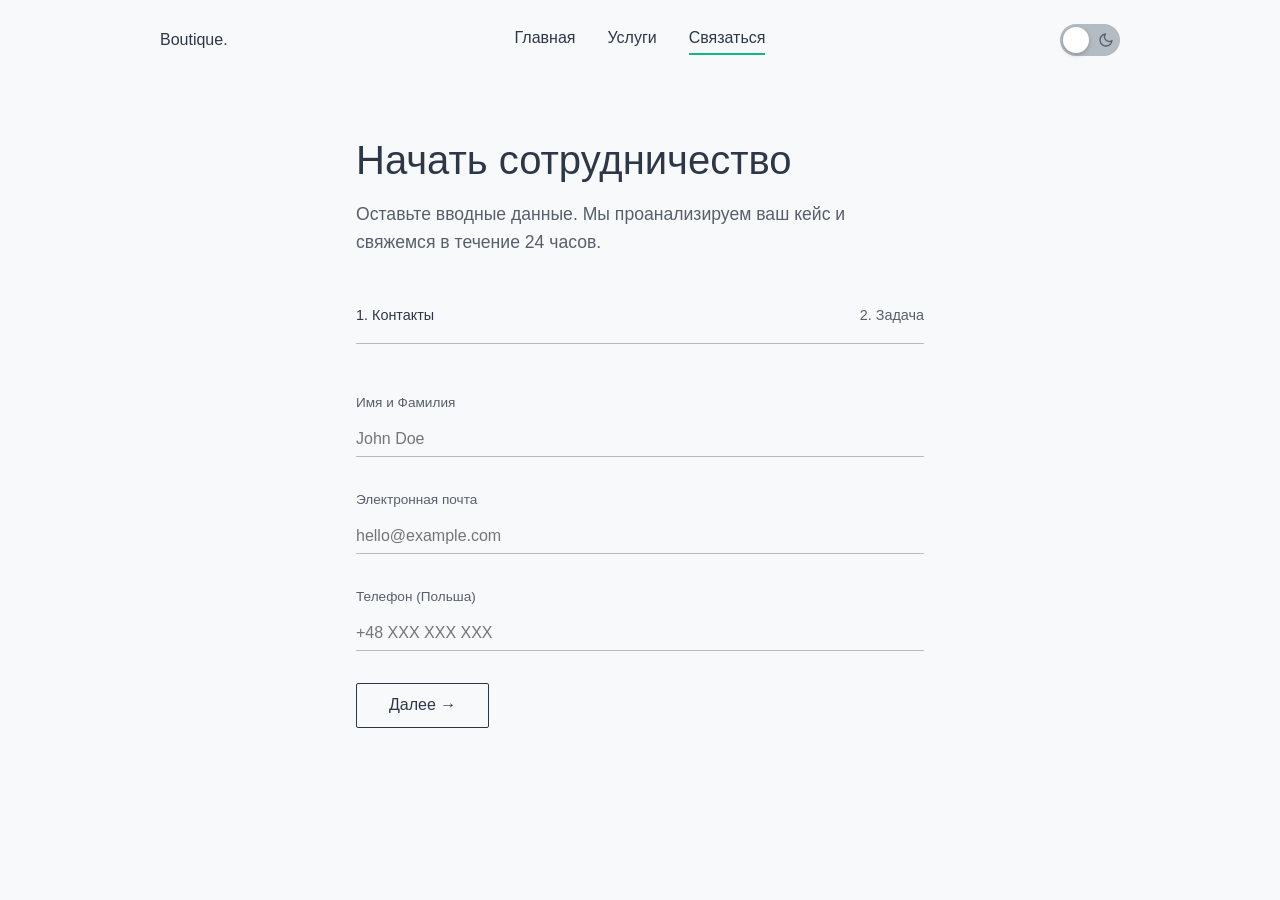
<file: booking.html>
<!DOCTYPE html>
<html lang="ru" data-theme="light">
<head>
    <meta charset="UTF-8">
    <meta name="viewport" content="width=device-width, initial-scale=1.0">
    <title>Оставить заявку | Boutique Legal</title>
    <link rel="stylesheet" href="css/styles.css">
</head>
<body>
    <header class="site-header">
        <div class="container header-inner">
            <div class="logo">Boutique.</div>
            <nav class="main-nav">
                <a href="index.html">Главная</a>
                <a href="services.html">Услуги</a>
                <a href="booking.html" class="active btn-primary">Связаться</a>
            </nav>
            <button id="theme-toggle" class="theme-switch" aria-label="Переключить тему">
                <span class="theme-switch-slider"></span>
                
                <svg class="icon-sun" viewBox="0 0 24 24" fill="none" stroke="currentColor" stroke-width="2" stroke-linecap="round" stroke-linejoin="round">
                    <circle cx="12" cy="12" r="5"></circle>
                    <line x1="12" y1="1" x2="12" y2="3"></line>
                    <line x1="12" y1="21" x2="12" y2="23"></line>
                    <line x1="4.22" y1="4.22" x2="5.64" y2="5.64"></line>
                    <line x1="18.36" y1="18.36" x2="19.78" y2="19.78"></line>
                    <line x1="1" y1="12" x2="3" y2="12"></line>
                    <line x1="21" y1="12" x2="23" y2="12"></line>
                    <line x1="4.22" y1="19.78" x2="5.64" y2="18.36"></line>
                    <line x1="18.36" y1="5.64" x2="19.78" y2="4.22"></line>
                </svg>

                <svg class="icon-moon" viewBox="0 0 24 24" fill="none" stroke="currentColor" stroke-width="2" stroke-linecap="round" stroke-linejoin="round">
                    <path d="M21 12.79A9 9 0 1 1 11.21 3 7 7 0 0 0 21 12.79z"></path>
                </svg>
            </button>
        </div>
    </header>

    <main class="fade-in">
        <section class="booking-section">
            <div class="container container-small">
                <h1 class="page-title">Начать сотрудничество</h1>
                <p class="page-subtitle">Оставьте вводные данные. Мы проанализируем ваш кейс и свяжемся в течение 24 часов.</p>

                <div class="form-wizard">
                    <div class="wizard-progress">
                        <div class="progress-step active" data-step="1">1. Контакты</div>
                        <div class="progress-step" data-step="2">2. Задача</div>
                    </div>

                    <form id="booking-form" class="boutique-form" novalidate>
                        <div class="form-step active" id="step-1">
                            <div class="form-group">
                                <label for="name">Имя и Фамилия</label>
                                <input type="text" id="name" name="name" placeholder="John Doe" required>
                                <span class="error-message">Пожалуйста, введите ваше имя</span>
                            </div>

                            <div class="form-group">
                                <label for="email">Электронная почта</label>
                                <input type="email" id="email" name="email" placeholder="hello@example.com" required>
                                <span class="error-message">Введите корректный email</span>
                            </div>

                            <div class="form-group">
                                <label for="phone">Телефон (Польша)</label>
                                <input type="tel" id="phone" name="phone" placeholder="+48 XXX XXX XXX" required>
                                <span class="error-message">Формат: +48 и 9 цифр</span>
                            </div>

                            <button type="button" class="btn-next" id="btn-next">Далее &rarr;</button>
                        </div>

                        <div class="form-step" id="step-2">
                            <div class="form-group">
                                <label for="service">Интересующая услуга</label>
                                <select id="service" name="service" required>
                                    <option value="" disabled selected>Выберите из списка...</option>
                                    <option value="b2b-company">Регистрация компании (Sp. z o.o.)</option>
                                    <option value="b2b-incubator">Бизнес-инкубатор</option>
                                    <option value="b2c-karta">Karta Pobytu</option>
                                    <option value="b2c-bluecard">Blue Card</option>
                                    <option value="other">Другое / Консультация</option>
                                </select>
                            </div>

                            <div class="form-group">
                                <label for="message">Краткое описание ситуации (опционально)</label>
                                <textarea id="message" name="message" rows="4" placeholder="Например: у меня IT-контракт B2B, хочу легализоваться..."></textarea>
                            </div>

                            <div class="wizard-actions">
                                <button type="button" class="btn-prev" id="btn-prev">&larr; Назад</button>
                                <button type="submit" class="btn-submit">Отправить запрос</button>
                            </div>
                        </div>

                        <div class="form-success hidden" id="form-success">
                            <h3>Заявка принята</h3>
                            <p>Мы получили ваши данные и скоро свяжемся с вами.</p>
                        </div>
                    </form>
                </div>
            </div>
        </section>
    </main>

    <script src="js/main.js"></script>
</body>
</html>
</file>
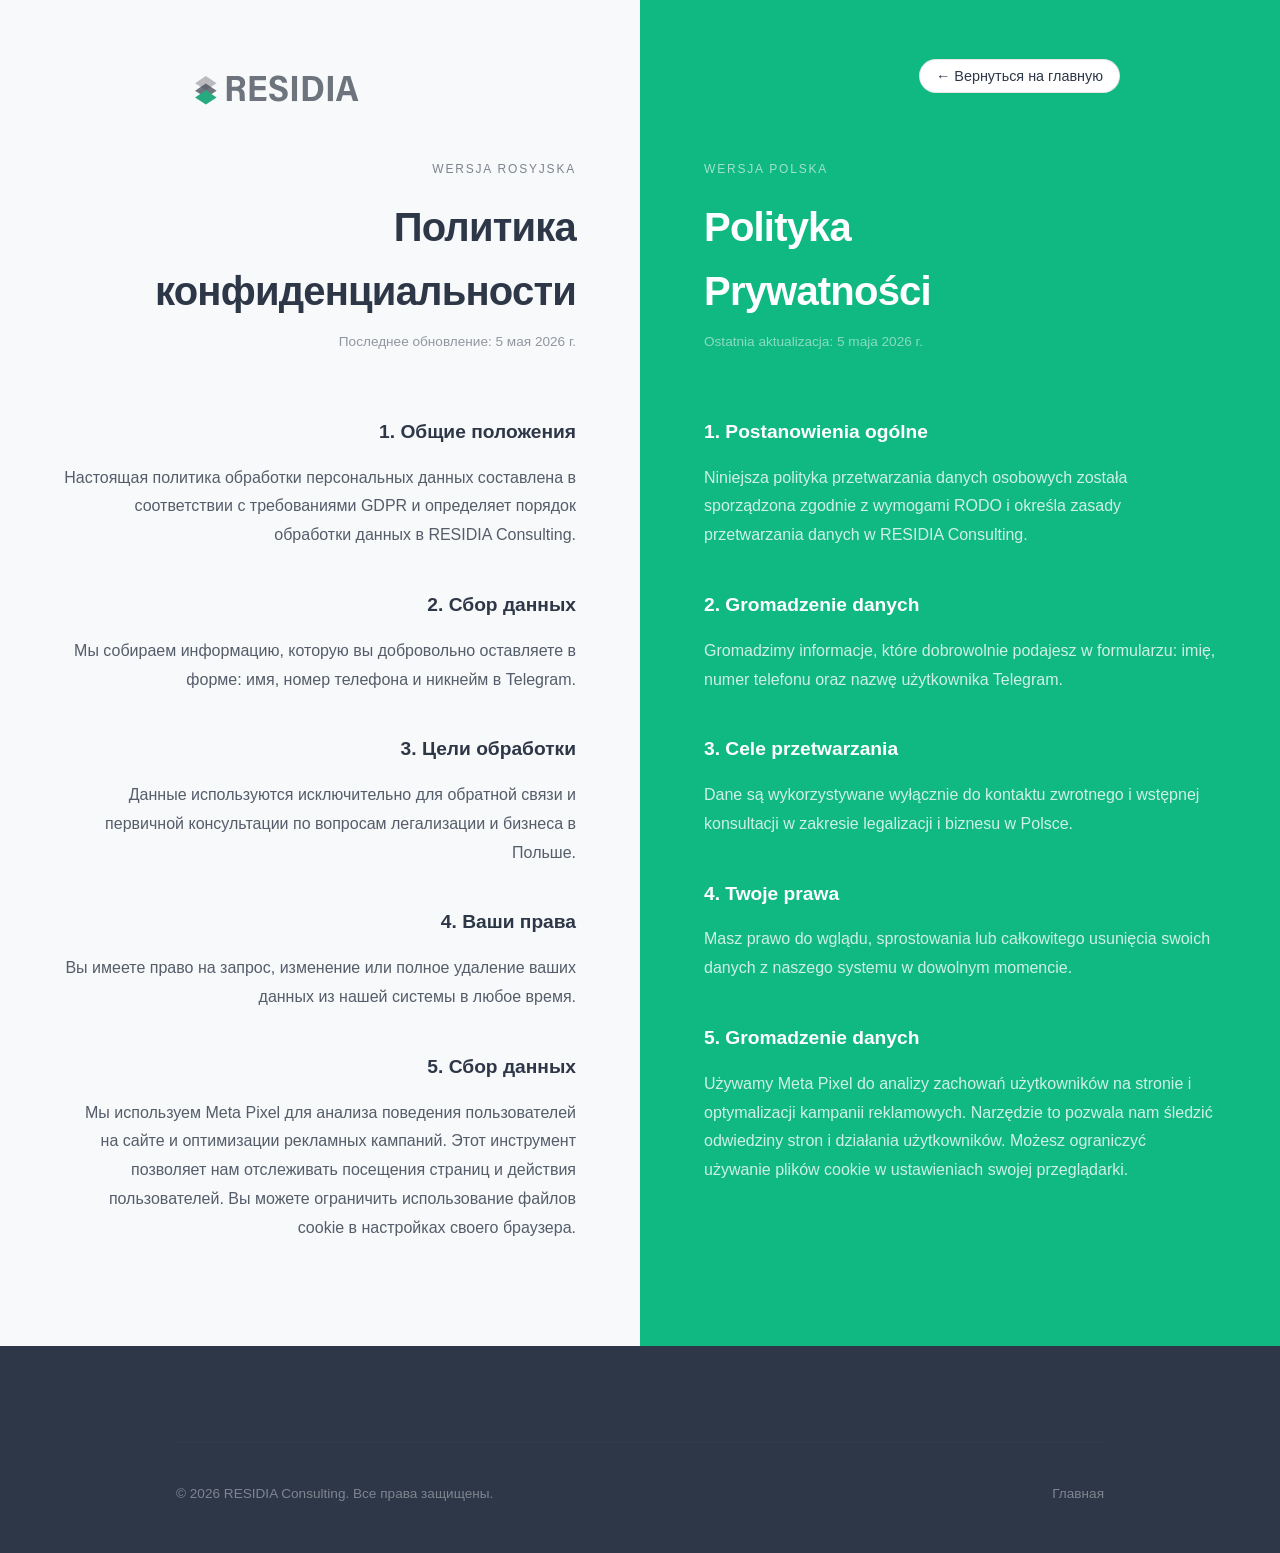
<file: privacy.html>
<!DOCTYPE html>
<html lang="ru">
<head>
    <meta charset="UTF-8">
    <meta name="viewport" content="width=device-width, initial-scale=1.0">
    <title>Privacy Policy | RESIDIA Consulting</title>
    <link rel="stylesheet" href="css/styles.css">
    <link rel="icon" type="image/svg+xml" href="img/residia.svg">
    <script>
        !function(f,b,e,v,n,t,s)
        {if(f.fbq)return;n=f.fbq=function(){n.callMethod?
        n.callMethod.apply(n,arguments):n.queue.push(arguments)};
        if(!f._fbq)f._fbq=n;n.push=n;n.loaded=!0;n.version='2.0';
        n.queue=[];t=b.createElement(e);t.async=!0;
        t.src=v;s=b.getElementsByTagName(e)[0];
        s.parentNode.insertBefore(t,s)}(window, document,'script',
        'https://connect.facebook.net/en_US/fbevents.js');
        fbq('init', '984774087451139');
        fbq('track', 'PageView');
        </script>
        <noscript><img height="1" width="1" style="display:none"
        src="https://www.facebook.com/tr?id=984774087451139&ev=PageView&noscript=1"
        /></noscript>
</head>
<body class="legal-body">

    <header class="legal-header">
        <div class="container header-inner">
            <div class="logo">
                <a href="index.html">
                    <img src="img/residia.svg" alt="RESIDIA Logo" class="brand-logo">
                </a>
            </div>
            <nav class="legal-nav">
                <a href="index.html" class="back-link">← Вернуться на главную</a>
            </nav>
        </div>
    </header>

    <main class="split-layout">
        <div class="legal-grid">
            
            <div class="legal-column column-ru">
                <div class="column-content">
                    <span class="lang-tag">Wersja rosyjska</span>
                    <h1 class="legal-title">Политика конфиденциальности</h1>
                    <p class="last-updated">Последнее обновление: 5 мая 2026 г.</p>

                    <section class="legal-section">
                        <h3>1. Общие положения</h3>
                        <p>Настоящая политика обработки персональных данных составлена в соответствии с требованиями GDPR и определяет порядок обработки данных в RESIDIA Consulting.</p>
                        
                        <h3>2. Сбор данных</h3>
                        <p>Мы собираем информацию, которую вы добровольно оставляете в форме: имя, номер телефона и никнейм в Telegram.</p>

                        <h3>3. Цели обработки</h3>
                        <p>Данные используются исключительно для обратной связи и первичной консультации по вопросам легализации и бизнеса в Польше.</p>

                        <h3>4. Ваши права</h3>
                        <p>Вы имеете право на запрос, изменение или полное удаление ваших данных из нашей системы в любое время.</p>

                        <h3>5. Сбор данных</h3>
                        <p>Мы используем Meta Pixel для анализа поведения пользователей на сайте и оптимизации рекламных кампаний. Этот инструмент позволяет нам отслеживать посещения страниц и действия пользователей. 
                          Вы можете ограничить использование файлов cookie в настройках своего браузера.</p>
                    </section>
                </div>
            </div>

            <div class="legal-column column-pl">
                <div class="column-content">
                    <span class="lang-tag">Wersja polska</span>
                    <h1 class="legal-title">Polityka <br>  Prywatności</h1>
                    <p class="last-updated">Ostatnia aktualizacja: 5 maja 2026 r.</p>

                    <section class="legal-section">
                        <h3>1. Postanowienia ogólne</h3>
                        <p>Niniejsza polityka przetwarzania danych osobowych została sporządzona zgodnie z wymogami RODO i określa zasady przetwarzania danych w RESIDIA Consulting.</p>
                        
                        <h3>2. Gromadzenie danych</h3>
                        <p>Gromadzimy informacje, które dobrowolnie podajesz w formularzu: imię, numer telefonu oraz nazwę użytkownika Telegram.</p>

                        <h3>3. Cele przetwarzania</h3>
                        <p>Dane są wykorzystywane wyłącznie do kontaktu zwrotnego i wstępnej konsultacji w zakresie legalizacji i biznesu w Polsce.</p>

                        <h3>4. Twoje prawa</h3>
                        <p>Masz prawo do wglądu, sprostowania lub całkowitego usunięcia swoich danych z naszego systemu w dowolnym momencie.</p>

                        <h3>5. Gromadzenie danych</h3>
                        <p>Używamy Meta Pixel do analizy zachowań użytkowników na stronie i optymalizacji kampanii reklamowych. 
                          Narzędzie to pozwala nam śledzić odwiedziny stron i działania użytkowników. Możesz ograniczyć używanie plików cookie w ustawieniach swojej przeglądarki.</p>
                    </section>
                </div>
            </div>

        </div>
    </main>

    <footer class="site-footer">
        <div class="container">
            <div class="footer-bottom">
                <p>&copy; 2026 RESIDIA Consulting. Все права защищены.</p>
                <div class="footer-bottom-links">
                    <a href="index.html">Главная</a>
                </div>
            </div>
        </div>
    </footer>

</body>
</html>
</file>
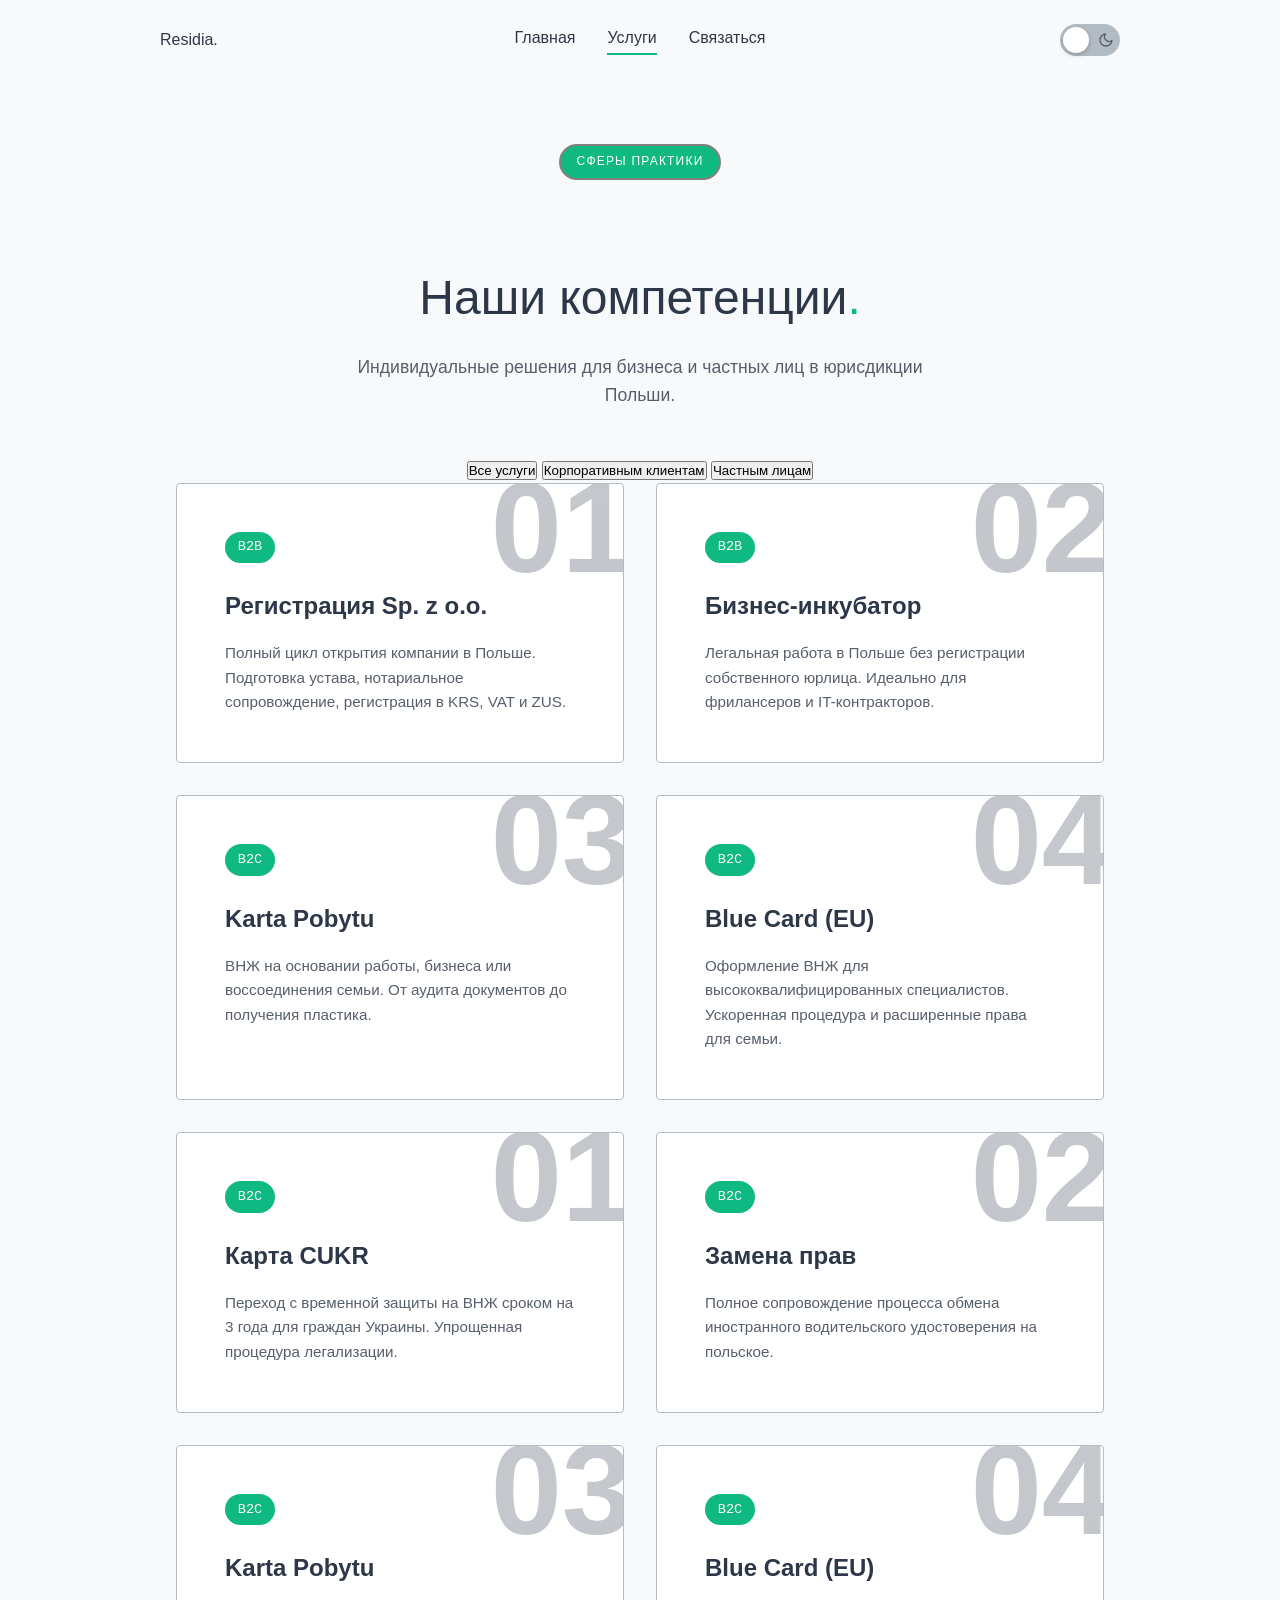
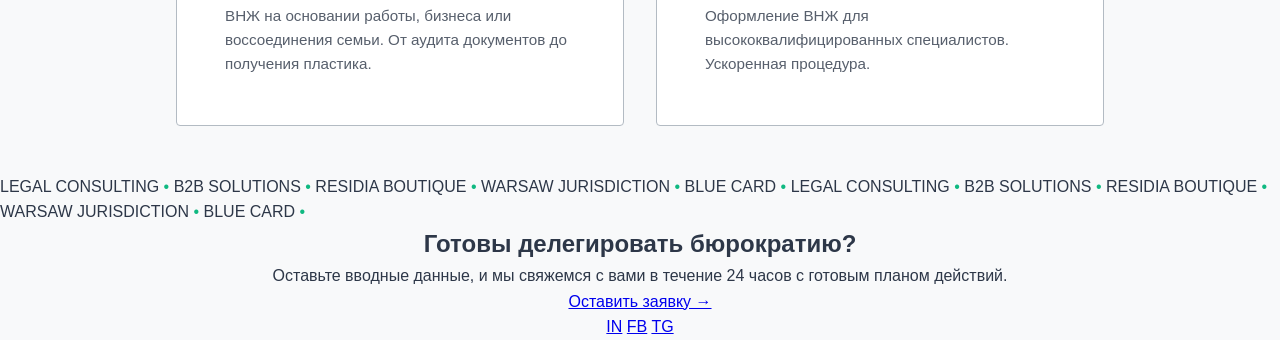
<file: services.html>
<!DOCTYPE html>
<html lang="ru" data-theme="light">
<head>
    <meta charset="UTF-8">
    <meta name="viewport" content="width=device-width, initial-scale=1.0">
    <title>Residia Consulting. | Легализация в Варшаве</title>
    <link rel="stylesheet" href="css/styles.css">
</head>
<body>
    <header class="site-header">
        <div class="container header-inner">
            <div class="logo">Residia.</div>
            <nav class="main-nav">
                <a href="index.html">Главная</a>
                <a href="services.html" class="active">Услуги</a>
                <a href="booking.html" class="btn-primary">Связаться</a>
            </nav>
             <button id="theme-toggle" class="theme-switch" aria-label="Переключить тему">
                <span class="theme-switch-slider"></span>
                
                <svg class="icon-sun" viewBox="0 0 24 24" fill="none" stroke="currentColor" stroke-width="2" stroke-linecap="round" stroke-linejoin="round">
                    <circle cx="12" cy="12" r="5"></circle>
                    <line x1="12" y1="1" x2="12" y2="3"></line>
                    <line x1="12" y1="21" x2="12" y2="23"></line>
                    <line x1="4.22" y1="4.22" x2="5.64" y2="5.64"></line>
                    <line x1="18.36" y1="18.36" x2="19.78" y2="19.78"></line>
                    <line x1="1" y1="12" x2="3" y2="12"></line>
                    <line x1="21" y1="12" x2="23" y2="12"></line>
                    <line x1="4.22" y1="19.78" x2="5.64" y2="18.36"></line>
                    <line x1="18.36" y1="5.64" x2="19.78" y2="4.22"></line>
                </svg>

                <svg class="icon-moon" viewBox="0 0 24 24" fill="none" stroke="currentColor" stroke-width="2" stroke-linecap="round" stroke-linejoin="round">
                    <path d="M21 12.79A9 9 0 1 1 11.21 3 7 7 0 0 0 21 12.79z"></path>
                </svg>
            </button>
        </div>
    </header>

    <main class="fade-in">
        <section class="services-header" style="text-align: center; padding-top: 4rem;">
            <div class="container container-narrow">
                <div class="hero-badge">Сферы практики</div>
                <h1 class="page-title" style="font-size: 3rem; margin-bottom: 1rem;">Наши компетенции<span class="text-accent">.</span></h1>
                <p class="page-subtitle" style="margin: 0 auto 3rem;">Индивидуальные решения для бизнеса и частных лиц в юрисдикции Польши.</p>
                
                <div class="filter-nav" style="justify-content: center;">
                    <button class="filter-btn active" data-filter="all">Все услуги</button>
                    <button class="filter-btn" data-filter="b2b">Корпоративным клиентам</button>
                    <button class="filter-btn" data-filter="b2c">Частным лицам</button>
                </div>
            </div>
        </section>

        <section class="services-content">
            <div class="container">
                <div id="services-grid" class="services-flex-container">
                    <div class="service-card" data-category="b2b">
                        <div class="card-bg-number">01</div>
                        <div class="card-content">
                            <div class="card-tag">B2B</div>
                            <h3>Регистрация Sp. z o.o.</h3>
                            <p>Полный цикл открытия компании в Польше. Подготовка устава, нотариальное сопровождение, регистрация в KRS, VAT и ZUS.</p>
                        </div>
                    </div>
                    <div class="service-card" data-category="b2b">
                        <div class="card-bg-number">02</div>
                        <div class="card-content">
                            <div class="card-tag">B2B</div>
                            <h3>Бизнес-инкубатор</h3>
                            <p>Легальная работа в Польше без регистрации собственного юрлица. Идеально для фрилансеров и IT-контракторов.</p>
                        </div>
                    </div>
                    <div class="service-card" data-category="b2c">
                        <div class="card-bg-number">03</div>
                        <div class="card-content">
                            <div class="card-tag">B2C</div>
                            <h3>Karta Pobytu</h3>
                            <p>ВНЖ на основании работы, бизнеса или воссоединения семьи. От аудита документов до получения пластика.</p>
                        </div>
                    </div>
                    <div class="service-card" data-category="b2c">
                        <div class="card-bg-number">04</div>
                        <div class="card-content">
                            <div class="card-tag">B2C</div>
                            <h3>Blue Card (EU)</h3>
                            <p>Оформление ВНЖ для высококвалифицированных специалистов. Ускоренная процедура и расширенные права для семьи.</p>
                        </div>
                    </div>
                </div>
                
                <div id="loader" class="loader hidden"></div>
            </div>
        </section>
        <div class="marquee-wrapper border-top-bottom">
            <div class="marquee-content">
                <span>LEGAL CONSULTING</span> <span class="text-accent">•</span>
                <span>B2B SOLUTIONS</span> <span class="text-accent">•</span>
                <span>RESIDIA BOUTIQUE</span> <span class="text-accent">•</span>
                <span>WARSAW JURISDICTION</span> <span class="text-accent">•</span>
                <span>BLUE CARD</span> <span class="text-accent">•</span>
                <span>LEGAL CONSULTING</span> <span class="text-accent">•</span>
                <span>B2B SOLUTIONS</span> <span class="text-accent">•</span>
                <span>RESIDIA BOUTIQUE</span> <span class="text-accent">•</span>
                <span>WARSAW JURISDICTION</span> <span class="text-accent">•</span>
                <span>BLUE CARD</span> <span class="text-accent">•</span>
            </div>
        </div>

        <section class="cta-dark">
            <div class="container text-center">
                <h2 class="cta-title">Готовы делегировать бюрократию?</h2>
                <p class="cta-desc">Оставьте вводные данные, и мы свяжемся с вами в течение 24 часов с готовым планом действий.</p>
                <div class="cta-actions">
                    <a href="booking.html" class="btn-solid-light">Оставить заявку &rarr;</a>
                    
                    <div class="social-links">
                        <a href="#">IN</a>
                        <a href="#">FB</a>
                        <a href="#">TG</a>
                    </div>
                </div>
            </div>
        </section>
    </main>

    <script src="js/main.js"></script>
</body>
</html>
</file>
<file: css/styles.css>
:root {
    --bg-color: #F8F9FA;
    --card-pure-white: #ffffff;
    --text-color: #2D3748;
    --text-muted: #575F6C;
    --accent-color: #10B981;
    --border-color: #b3bbc3;
    --card-bg: #FFFFFF;
    --font-main: 'Helvetica Neue', Arial, sans-serif;
    --spacing-unit: 1rem;
    

    --ribbon-bg: #2D3748;
    --ribbon-text: #F8F9FA;
    --ribbon-muted: #CBD5E0;
}

[data-theme="dark"] {
    --bg-color: #0F1117;
    --card-pure-white: #1E2130;   
    --text-color: #E8EAF0;
    --text-muted: #8B92A5;
    --accent-color: #10B981;
    --border-color: #2E3450;     
    --card-bg: #1E2130; 

        /* Typography */
    --font-main: 'Helvetica Neue', Arial, sans-serif;
    --spacing-unit: 1rem;
    }

    [data-theme="dark"] .service-card,
    [data-theme="dark"] .feature-card {
    box-shadow: 0 0 0 1px var(--border-color), 
                0 4px 24px rgba(0, 0, 0, 0.35);
    }

    [data-theme="dark"] .fab-toggle {
    color: #FFFFFF;
    }

    

    [data-theme="dark"] .fab-icon-question,
    [data-theme="dark"] .fab-icon-close {
    color: var(--ribbon-bg);
    }


    * {
        margin: 0;
        padding: 0;
        box-sizing: border-box;
    }

    body {
        font-family: var(--font-main);
        background-color: var(--bg-color);
        color: var(--text-color);
        line-height: 1.6;
        overflow-x: hidden; /* Защита: ничего не выходит за пределы экрана по горизонтали */
        transition: background-color 0.3s ease, color 0.3s ease;
    }

    .container {
        width: 100%;
        max-width: 960px;
        margin: 0 auto;
        padding: 0 var(--spacing-unit);
    }

    
    .header-inner {
        display: grid;
        grid-template-columns: 1fr auto 1fr; 
        align-items: center;
        padding: 1.5rem 0; 
    }

    .logo {
        justify-self: start; 
        display: flex;
        align-items: center;
    }

    .logo-link{
    display: inline-block; 
    text-decoration: none; 
    transition: 0.3s ease;
    }

    .logo-link:hover {
        transform: translateX(-10px); 

        scale: 1.1;
        opacity: 0.9;
    }

    /* Стили для нового класса логотипа */
    .brand-logo {
        display: block;
        height: 40px; /* Базовая высота, чтобы шапка не раздувалась */
        width: auto;
        
        transform: scale(6)     ;
        transform-origin: left center; /* Точка отсчета для увеличения - левый край */
    }

    /* main-nav скрыт только на мобильных через media query ниже */



    /* first screen */

    .hero-premium {
        padding: 6rem 0;
        text-align: center; 
    }

    .hero-badge {
        display: inline-block;
        font-size: 0.75rem;
        text-transform: uppercase;
        letter-spacing: 0.1em;
        padding: 0.4rem 1rem;
        border: 2px solid gray;
        border-radius: 2rem;
        margin-bottom: 2rem;
        color: var(--card-bg);
        background-color: var(--accent-color);
    }

    .hero-title-large {
        font-size: clamp(2.5rem, 5vw, 4.5rem); 
        font-weight: 500;
        line-height: 1.1;
        margin-bottom: 1.5rem;
        letter-spacing: -0.03em;
    }

    .section-title {
        font-size: clamp(2rem, 4vw, 3rem); /* Адаптивный размер */
        font-weight: 500;
        line-height: 1.2;
        margin-bottom: 1rem;
        letter-spacing: -0.02em; /* Легкий кернинг для премиальности */
    }

    .hero-subtitle-large {
        font-size: 1.2rem;
        color: var(--text-muted);
        margin: 0 auto 3rem; 
        max-width: 600px; 
    }

    .hero-actions {
        display: flex;
        gap: 1rem;
        justify-content: center;
        flex-wrap: wrap;
    }

    .btn-solid, .btn-outline {
        display: inline-flex;
        align-items: center;
        justify-content: center;
        padding: 1rem 2.5rem;
        font-size: 1rem;
        text-decoration: none;
        transition: all 0.3s ease;
        border-radius: 2px; 
    }

   .btn-solid {
    background-color: var(--text-color);
    color: var(--bg-color);
    border: 1px solid var(--text-color);
    transition: all 0.3s ease;
}

    .btn-solid:hover {
        opacity: 0.9;
    }

    .btn-outline {
    background-color: transparent;
    color: var(--text-color);
    border: 1px solid var(--border-color);
    transition: all 0.3s ease;
}

    .btn-outline:hover {
    border-color: var(--text-color);
}

    .text-center {
        text-align: center;
    }

    .text-accent {
        color: var(--accent-color);
    }

    .stats-flex {
        display: flex;
        justify-content: space-between;
        flex-wrap: wrap;
        gap: 2rem;
        text-align: center;
    }

    .stat-number {
        font-size: 2.5rem;
        font-weight: 300;
        color: var(--text-color);
        margin-bottom: 0.5rem;
    }

    .stat-label {
        font-size: 0.85rem;
        color: var(--text-muted);
        text-transform: uppercase;
        letter-spacing: 0.05em;
    }

    .approach-section {
        padding-bottom: 5rem;
        padding-top: 6rem;
    }

    .section-header {
        margin-bottom: 4rem;
    }

    .section-title {
        font-size: 2.5rem;
        font-weight: 500;
        margin-bottom: 1rem;
    }

    .section-desc {
        color: var(--text-muted);
        font-size: 1.1rem;
    }

    /* Обновленные стили для "Почему RESIDIA" */
    .card-icon {
        font-size: 4rem; 
        font-family: var(--font-main);
        font-weight: 700;
        color: var(--accent-color); 
        line-height: 1;
        margin-bottom: 1.5rem;
        opacity: 0.9;
    }

    .premium-card h3, .feature-card h3 {
        font-size: 1.4rem;
        font-weight: 500;
        margin-bottom: 1rem;
        color: var(--text-color);
    }

    .premium-card p, .feature-card p {
        color: var(--text-muted);
        line-height: 1.6;
    }

    .features-grid {
        display: grid;
        grid-template-columns: 1fr;
        gap: 1.5rem;
        padding: 3rem 0;
    }

    .feature-card {
        background-color: var(--card-pure-white);
        padding: 3rem 2.5rem;
        border-radius: 4px;
        border-top: 4px solid var(--accent-color); 
        box-shadow: 0 10px 20px rgba(0, 0, 0, 0.35);
        transition: all 0.3s ease;
    }

   .service-card:hover .card-bg-number {
    opacity: 0.25;
    transform: scale(1.1);
}

    .logo {
        justify-self: start; 
    }



    /* =========================================
    FAB (Улучшенная анимация)
    ========================================= */
    .fab-wrapper {
        position: fixed;
        bottom: 40px;
        right: 40px;
        left: auto; /* Убиваем прилипание к левому краю */
        top: auto;
        width: 64px;
        height: 64px;
        z-index: 99999;
    }

    /* Главная кнопка */
    .fab-toggle {
        position: absolute;
        bottom: 0;
        right: 0;
        width: 64px;
        height: 64px;
        border-radius: 50%;
        background-color: var(--accent-color);
        color: #FFFFFF;
        border: none;
        cursor: pointer;
        display: flex;
        align-items: center;
        justify-content: center;
        font-size: 28px;
        z-index: 10;
        box-shadow: 0 10px 25px rgba(16, 185, 129, 0.4);
        /* Плавная анимация движения ВВЕРХ */
        transition: transform 1.2s cubic-bezier(0.175, 0.885, 0.32, 1.27), background-color 0.3s;
    }

    /* Движение ВВЕРХ при открытии */
    .fab-wrapper.is-open .fab-toggle {
        transform: translateY(-200px); /* Едет вверх на 200px (с легким отскоком благодаря cubic-bezier) */
        background-color: var(--text-color);
        box-shadow: 0 10px 25px rgba(0, 0, 0, 0.2);
    }

    /* Меню иконок под кнопкой */
    .fab-menu {
        position: absolute;
        bottom: 0;
        right: 8px; /* Центрируем 48px иконку под 64px кнопкой: (64-48)/2 = 8 */
        display: flex;
        flex-direction: column-reverse; /* Растут снизу вверх */
        gap: 12px;
    }

    .fab-action {
        width: 48px;
        height: 48px;
        border-radius: 50%;
        background-color: var(--card-bg);
        color: var(--text-color);
        border: 1px solid var(--border-color);
        display: flex;
        align-items: center;
        justify-content: center;
        text-decoration: none;
        opacity: 0;
        transform: translateY(20px) scale(0.8);
        pointer-events: none;
        transition: all 0.4s cubic-bezier(0.175, 0.885, 0.32, 1.27);
    }

    /* При открытии - плавно появляются на своих местах */
    .fab-wrapper.is-open .fab-action {
        opacity: 1;
        transform: translateY(0) scale(1);
        pointer-events: auto;
        transition-delay: var(--delay);
    }

    .fab-action:hover {
        background-color: var(--accent-color);
        border-color: var(--accent-color);
        color: #FFFFFF;
        transform: scale(1.1);
    }

    /* Иконки внутри кнопки (? и ✕) */
    .fab-icon-question, .fab-icon-close {
        position: absolute;
        transition: all 0.4s ease;
    }
    .fab-icon-close { opacity: 0; transform: rotate(-90deg) scale(0.5); }
    .fab-wrapper.is-open .fab-icon-question { opacity: 0; transform: rotate(90deg) scale(0.5); }
    .fab-wrapper.is-open .fab-icon-close { opacity: 1; transform: rotate(0) scale(1); }

    .main-nav {
        display: flex;
        gap: 2rem;
        align-items: center;
    }

    .main-nav a {
        text-decoration: none;
        color: var(--text-color);
        font-weight: 500;
        position: relative;
        padding-bottom: 4px;
        transition: color 0.3s ease;
}   

    .main-nav a::after {
            content: '';
            position: absolute;
            bottom: 0;
            left: 0;
            width: 0;
            height: 1.5px;
            background-color: var(--accent-color);
            transition: width 0.3s ease;
    }

    .main-nav a:hover::after,
    .main-nav a.active::after {
        width: 100%;
    }

        .hero-title {
            font-size: 3rem;
        }




    /* Услуги и фильтрация */

    .page-title {
        font-size: 2.5rem;
        font-weight: 400;
        margin-top: 3rem;
        margin-bottom: 0.5rem;
    }

    .page-subtitle {
        color: var(--text-muted);
        font-size: 1.1rem;
        margin-bottom: 3rem;
        max-width: 600px;
    }

    /* Фильтры */

    .services-flex-container {
        display: flex;
        flex-wrap: wrap;
        gap: 2rem;
        transition: opacity 0.4s ease;
    }

    .services-content {
        padding-bottom: 2.5rem;  
        padding-bottom: 3rem; 
    }

    .service-card {
        position: relative; 
        background: var(--card-bg);
        border: 1px solid var(--border-color);
        padding: 3rem; 
        width: 100%;
        border-radius: 4px;
        overflow: hidden; 
        transition: all 0.4s cubic-bezier(0.165, 0.84, 0.44, 1);
    }

    .card-bg-number {
        position: absolute;
        top: -20px;
        right: -10px;
        font-size: 8rem;
        font-weight: 700;
        color: var(--ribbon-bg);
        opacity: 0.28;
        line-height: 1;
        transition: all 0.5s ease;
        z-index: 0;
        pointer-events: none;
    }



    .service-card:hover .card-bg-number {
    opacity: 0.25;
    transform: scale(1.1);
}

    .card-content {
        position: relative;
        z-index: 1;
    }


    .theme-switch {
        position: relative;
        display: flex;
        align-items: center;
        justify-content: space-between;
        width: 60px;
        height: 32px;
        padding: 0 6px;
        border-radius: 30px;
        background-color: var(--border-color); 
        border: none;
        cursor: pointer;
        transition: background-color 0.4s ease;
        outline: none;
        justify-self: end; 
    }

    .theme-switch-slider {
        position: absolute;
        top: 3px;
        left: 3px;
        width: 26px;
        height: 26px;
        border-radius: 50%;
        background-color: #FFFFFF;
        box-shadow: 0 2px 5px rgba(0,0,0,0.2);
        transition: transform 0.4s cubic-bezier(0.165, 0.84, 0.44, 1);
        z-index: 2;
    }

    .theme-switch svg {
        width: 16px;
        height: 16px;
        z-index: 1;
        color: var(--text-muted);
        transition: color 0.4s ease;
    }

   .bg-dark-ribbon {
    background-color: var(--ribbon-bg);
    padding: 5rem 0;
    margin-bottom: 5rem;
}

   .bg-dark-ribbon .stat-number {
    color: var(--ribbon-text);
}

    .bg-dark-ribbon .stat-label {
        color: var(--ribbon-muted);
    }

/* Темная тема для переключателя */
   [data-theme="dark"] .theme-switch {
    background-color: #2D3347;
}

    [data-theme="dark"] .theme-switch-slider {
        transform: translateX(28px); 
        background-color: var(--accent-color); 
    }

    [data-theme="dark"] .icon-moon {
        color: var(--bg-color); 
    }

    .card-tag {
        font-family: monospace;
        font-size: 0.85rem;
        color: var(--bg-color);
        background-color: var(--accent-color); 
        padding: 0.3rem 0.8rem;
        border-radius: 2rem;
        display: inline-block;
        margin-bottom: 1.5rem;
    }

    .service-card h3 {
        font-size: 1.5rem;
        margin-bottom: 1rem;
    }

    .service-card p {
        color: var(--text-muted);
        font-size: 0.95rem;
    }

    .hidden {
        display: none !important;
    }

    .opacity-0 {
        opacity: 0.3;
        pointer-events: none; 
    }

    .loader {
        width: 24px;
        height: 24px;
        border: 2px solid var(--border-color);
        border-top: 2px solid var(--text-color);
        border-top-color: var(--accent-color);
        border-radius: 50%;
        animation: spin 1s linear infinite;
        margin: 2rem auto;
    }

    .animate-on-scroll {
    opacity: 0;
    transform: translateY(30px);
    transition: opacity 0.6s ease, transform 0.6s ease;
}

.animate-on-scroll.is-visible {
    opacity: 1;
    transform: translateY(0);
}

.feature-card:hover {
    transform: translateY(-10px);
}

.site-header {
    position: sticky;
    top: 0;
    z-index: 1000;
    background-color: var(--bg-color);
    transition: box-shadow 0.3s ease;
}

.site-header.scrolled {
    box-shadow: 0 2px 20px rgba(0, 0, 0, 0.08);
}

/*call to action*/

    @keyframes spin {
        0% { transform: rotate(0deg); }
        100% { transform: rotate(360deg); }
    }

    /* форма */

    .container-small {
        max-width: 600px !important; 
        margin: 0 auto;
    }

    .booking-section {
        padding-bottom: 5rem;
    }

    /* Прогресс-бар шагов */
    .wizard-progress {
        display: flex;
        justify-content: space-between;
        margin-bottom: 3rem;
        border-bottom: 1px solid var(--border-color);
        padding-bottom: 1rem;
    }

    .progress-step {
        color: var(--text-muted);
        font-size: 0.9rem;
        font-weight: 500;
        transition: color 0.3s ease;
    }

    .progress-step.active {
        color: var(--text-color);
    }

    .form-step {
        display: none;
        animation: fadeIn 0.4s ease forwards;
    }

    .form-step.active {
        display: block;
    }

    @keyframes fadeIn {
        from { opacity: 0; transform: translateY(10px); }
        to { opacity: 1; transform: translateY(0); }
    }

    .form-group {
        margin-bottom: 2rem;
        position: relative;
    }

    .boutique-form label {
        display: block;
        font-size: 0.85rem;
        color: var(--text-muted);
        margin-bottom: 0.5rem;
    }

    .boutique-form input,
    .boutique-form select,
    .boutique-form textarea {
        width: 100%;
        background: transparent;
        border: none;
        border-bottom: 1px solid var(--border-color);
        color: var(--text-color);
        font-family: var(--font-main);
        font-size: 1rem;
        padding: 0.5rem 0;
        transition: border-color 0.3s ease;
    }

    .boutique-form input:focus,
    .boutique-form select:focus,
    .boutique-form textarea:focus {
        outline: none;
        border-bottom-color: var(--text-color);
    }

    .error-message {
        display: none;
        color: #e74c3c;
        font-size: 0.8rem;
        margin-top: 0.5rem;
        position: absolute;
        bottom: -1.5rem;
        left: 0;
    }

    .form-group.has-error input {
        border-bottom-color: #e74c3c;
    }

    .form-group.has-error .error-message {
        display: block;
    }

    /* Кнопки формы */
    .btn-next,
    .btn-prev,
    .btn-submit {
        background: transparent;
        border: 1px solid var(--text-color);
        color: var(--text-color);
        padding: 0.8rem 2rem;
        font-size: 1rem;
        cursor: pointer;
        transition: all 0.3s ease;
        border-radius: 2px;
    }

    .btn-next:hover,
    .btn-submit:hover {
        background: var(--text-color);
        color: var(--bg-color);
    }

    .btn-submit {
        background: var(--text-color);
        color: var(--bg-color);
    }

    .btn-submit:hover {
        opacity: 0.9;
    }

    .wizard-actions {
        display: flex;
        justify-content: space-between;
        margin-top: 1rem;
    }

    .form-success {
        text-align: center;
        padding: 3rem 0;
    }

/*contact section*/
.contact-section {
    padding: 6rem 0;
}

.contact-grid {
    display: grid;
    grid-template-columns: 1fr;
    gap: 4rem;
}



.contact-desc {
    color: var(--text-muted);
    font-size: 1rem;
    line-height: 1.7;
    margin: 1.5rem 0 2.5rem;
}

.contact-details {
    display: flex;
    flex-direction: column;
    gap: 1.5rem;
}

.contact-item {
    display: flex;
    flex-direction: column;
    gap: 0.2rem;
    text-decoration: none;
}

.contact-label {
    font-size: 0.75rem;
    text-transform: uppercase;
    letter-spacing: 0.08em;
    color: var(--text-muted);
}

.contact-value {
    font-size: 1rem;
    color: var(--text-color);
    font-weight: 500;
    transition: color 0.2s ease;
}

a.contact-item:hover .contact-value {
    color: var(--accent-color);
}

/* Форма */
.contact-form-wrap {
    position: relative;
}

.contact-form .form-row {
    display: grid;
    grid-template-columns: 1fr 1fr;
    gap: 1.5rem;
}

.contact-form .form-group {
    margin-bottom: 1.8rem;
    position: relative;
}

.contact-form label {
    display: block;
    font-size: 0.8rem;
    color: var(--text-muted);
    margin-bottom: 0.5rem;
}

.contact-form input,
.contact-form select,
.contact-form textarea {
    width: 100%;
    background: transparent;
    border: none;
    border-bottom: 1px solid var(--border-color);
    color: var(--text-color);
    font-family: var(--font-main);
    font-size: 1rem;
    padding: 0.5rem 0;
    transition: border-color 0.3s ease;
    border-radius: 0;
}

.contact-form input::placeholder,
.contact-form textarea::placeholder {
    color: var(--text-muted);
}

.contact-form select {
    -webkit-appearance: none;
    appearance: none;
    background-image: url("data:image/svg+xml,%3Csvg xmlns='http://www.w3.org/2000/svg' width='12' height='8' viewBox='0 0 12 8'%3E%3Cpath d='M1 1l5 5 5-5' stroke='%238B92A5' stroke-width='1.5' fill='none' stroke-linecap='round'/%3E%3C/svg%3E");
    background-repeat: no-repeat;
    background-position: right 0.5rem center;
    padding-right: 1.5rem;
    cursor: pointer;
}

.contact-form select option {
    background-color: var(--card-bg);
    color: var(--text-color);
}

.contact-form input:focus,
.contact-form select:focus,
.contact-form textarea:focus {
    outline: none;
    border-bottom-color: var(--accent-color);
}

.contact-form .form-group.has-error input,
.contact-form .form-group.has-error select {
    border-bottom-color: #e74c3c;
}

.contact-form .form-group.has-error .error-message {
    display: block;
}

.btn-contact-submit {
    width: 100%;
    padding: 1rem;
    background-color: var(--text-color);
    color: var(--bg-color);
    border: none;
    font-family: var(--font-main);
    font-size: 1rem;
    cursor: pointer;
    border-radius: 2px;
    transition: opacity 0.3s ease, background-color 0.3s ease;
    margin-top: 0.5rem;
}

.btn-contact-submit:hover {
    opacity: 0.85;
}

.btn-loading {
    display: none;
}

.btn-contact-submit.is-loading .btn-label {
    display: none;
}

.btn-contact-submit.is-loading .btn-loading {
    display: inline;
}

/* Success */
.cf-success {
    position: absolute;
    inset: 0;
    display: flex;
    flex-direction: column;
    align-items: center;
    justify-content: center;
    text-align: center;
    background-color: var(--bg-color);
    z-index: 5;
    padding: 2rem;
    animation: fadeIn 0.5s ease forwards;
}

/* Крупная, статусная иконка */
.success-icon {
    width: 90px; 
    height: 90px;
    border-radius: 50%;
    border: 2.5px solid var(--accent-color); 
    
    /* Элегантная галочка через SVG */
    background-image: url("data:image/svg+xml,%3Csvg xmlns='http://www.w3.org/2000/svg' viewBox='0 0 24 24' fill='none' stroke='%2310B981' stroke-width='3' stroke-linecap='round' stroke-linejoin='round'%3E%3Cpath d='M20 6L9 17L4 12'/%3E%3C/svg%3E");
    background-size: 45px; 
    background-repeat: no-repeat;
    background-position: center;
    
    margin-bottom: 2rem; 
    flex-shrink: 0;
}

/* Заголовок "Заявка принята" */
.cf-success h3 {
    font-size: 2rem; 
    font-weight: 500;
    color: var(--text-color);
    margin-bottom: 1rem;
    letter-spacing: -0.02em;
}


.cf-success p {
    font-size: 1.1rem; 
    color: var(--text-muted);
    max-width: 300px;
    line-height: 1.5;
}


.cta-ribbon {
    padding: 5rem 0;
    
}

.cta-flex {
    display: flex;
    justify-content: space-between;
    align-items: center;
}

.cta-text {
    font-size: 2.2rem;
    color: var(--ribbon-text);
    font-weight: 500;
    margin-bottom: 0.5rem;
    letter-spacing: -0.02em;
}

.cta-subtext {
    color: var(--ribbon-muted);
    font-size: 1.1rem;
    opacity: 0.8;
}

.dot-accent {
    width: 12px;
    height: 12px;
    background-color: var(--accent-color);
    border-radius: 50%;
    display: block;
    box-shadow: 0 0 20px rgba(16, 185, 129, 0.4);
}

.cta-logo-accent {
    height: 280px; 
    width: auto;
    
    filter: brightness(0) invert(1); 
    
    opacity: 0.5; 
    transition: all 0.3s ease;
 
}

.cta-ribbon:hover .cta-logo-accent {
    opacity: 1; 
    transform: scale(1.2); 
}

.dot-accent {
    display: none;
}


.contact-form-wrap {
    position: relative;
    min-height: 400px; 
}
.contact-form.hidden {
    opacity: 0;
    pointer-events: none;
}

.btn-contact-submit .btn-loading {
    display: none;
}

.btn-contact-submit.is-loading .btn-label {
    display: none;
}

.btn-contact-submit.is-loading .btn-loading {
    display: inline-block;
}

.form-group .error-message {
    display: none;
    color: #e74c3c;
    font-size: 0.75rem;
    position: absolute;
    bottom: -1.2rem;
    left: 0;
}

.form-group.has-error input, 
.form-group.has-error select {
    border-bottom-color: #e74c3c !important;
}

.form-group.has-error .error-message {
    display: block;
}

/* Site Footer */
.site-footer {
    background-color: var(--ribbon-bg);
    color: var(--ribbon-text);
    padding: 6rem 0 3rem;
}

.footer-grid {
    display: grid;
    grid-template-columns: 1.5fr 1fr 1fr;
    gap: 4rem;
    margin-bottom: 5rem;
    align-items: start;
}

.site-footer .footer-logo {
    height: 140px;
    width: auto;
    
    filter: brightness(0) invert(1); 
    
    opacity: 0.95; 
    transition: all 0.3s ease;
    
    flex-shrink: 0;
    
    margin-bottom: 2rem; 
    display: block;
}

.footer-mission {
    font-size: 1rem;
    color: var(--ribbon-muted);
    opacity: 0.7;
    line-height: 1.6;
}

.site-footer h4 {
    font-size: 0.85rem;
    margin-bottom: 2rem;
    font-weight: 600;
    letter-spacing: 0.1em;
    text-transform: uppercase;
    color: var(--accent-color);
}

.footer-socials ul, .footer-legal ul {
    list-style: none;
}

.footer-socials li {
    margin-bottom: 1rem;
}

.footer-socials a {
    color: var(--ribbon-text);
    text-decoration: none;
    font-size: 1.1rem;
    font-weight: 500;
    transition: all 0.3s;
    opacity: 0.8;
}

.footer-socials a:hover {
    opacity: 1;
    color: var(--accent-color);
    padding-left: 5px;
}


.footer-legal p,
.legal-ids span {
    color: var(--ribbon-muted);
    opacity: 0.7;
    font-size: 1rem;
    margin-bottom: 0.5rem;
    display: block;
}

.legal-ids {
    margin-top: 1.5rem;
    font-family: monospace;
    letter-spacing: 0.05em;
}

.footer-bottom {
    border-top: 1px solid rgba(255, 255, 255, 0.05);
    padding-top: 2.5rem;
    display: flex;
    justify-content: space-between;
    font-size: 0.85rem;
    opacity: 0.4;
}

.footer-bottom-links a {
    color: inherit;
    text-decoration: none;
}

.form-disclaimer {
    margin-top: 1.5rem; /* Отступ от кнопки */
    font-size: 0.85rem; /* Делаем текст чуть меньше основного */
    color: var(--text-muted); /* Приглушенный цвет */
    line-height: 1.4;
    text-align: center; /* Центрируем, если кнопка тоже по центру */
    opacity: 0.8;
}

.form-disclaimer a {
    color: var(--accent-color); /* Выделяем ссылку твоим изумрудным цветом */
    text-decoration: none;
    border-bottom: 1px solid transparent;
    transition: border-color 0.3s ease;
}

.form-disclaimer a:hover {
    border-bottom-color: var(--accent-color); /* Красивое подчеркивание при наведении */
}

/* =========================================
   Privacy Page Split Layout
   ========================================= */

.legal-body {
    background-color: var(--bg-color);
}

.legal-header {
    position: absolute;
    top: 0;
    left: 0;
    width: 100%;
    z-index: 100;
    padding: 2rem 0;
}

.legal-header .header-inner {
    display: flex;
    justify-content: space-between;
    align-items: center;
}

/* Фикс ссылки возврата */
.back-link {
    text-decoration: none;
    background-color: var(--card-bg);
    color: var(--text-color);
    font-weight: 500;
    font-size: 0.9rem;
    padding: 0.5rem 1rem;
    border: 1px solid rgba(0,0,0,0.1);
    border-radius: 50px;
    transition: all 0.3s ease;
}

.back-link:hover {
    background-color: var(--text-color);
    color: var(--bg-color);
}

/* Настройка выравнивания в колонках для лучшего чтения */
.column-ru {
    background-color: var(--bg-color);
    color: var(--text-color);
    align-items: flex-end;
    text-align: right;
    padding-right: 5%; /* Чуть больше отступа от центра */
}

.column-pl {
    background-color: var(--accent-color);
    color: #FFFFFF;
    align-items: flex-start;
    text-align: left;
    padding-left: 5%; /* Чуть больше отступа от центра */
}

.legal-header .brand-logo {
    height: 40px;
}

.back-link {
    text-decoration: none;
    color: var(--text-color);
    font-weight: 500;
    font-size: 0.9rem;
    transition: opacity 0.3s;
}

.back-link:hover {
    opacity: 0.7;
}

/* Сетка Grid (Требование ТЗ) */
.legal-grid {
    display: grid;
    grid-template-columns: 1fr 1fr;
    min-height: 100vh;
}

.legal-column {
    padding: 10rem 10% 5rem;
    display: flex;
    flex-direction: column;
}

/* Стилизация колонок */
.column-ru {
    background-color: var(--bg-color);
    color: var(--text-color);
    align-items: flex-end;
    text-align: right;
}

.column-pl {
    background-color: var(--accent-color); /* Изумрудный фон */
    color: #FFFFFF; /* Белый текст для контраста */
    align-items: flex-start;
}

.column-content {
    max-width: 550px;
    width: 100%;
}

/* Элементы текста */
.lang-tag {
    font-size: 0.75rem;
    text-transform: uppercase;
    letter-spacing: 0.15em;
    margin-bottom: 1rem;
    display: block;
    opacity: 0.6;
}

.legal-title {
    font-size: 2.5rem;
    font-weight: 600;
    margin-bottom: 0.5rem;
    letter-spacing: -0.02em;
}

.last-updated {
    font-size: 0.85rem;
    opacity: 0.5;
    margin-bottom: 4rem;
}

.legal-section h3 {
    font-size: 1.2rem;
    margin: 2.5rem 0 1rem;
    font-weight: 600;
}

.legal-section p {
    line-height: 1.8;
    opacity: 0.8;
    margin-bottom: 1.5rem;
}

/* Адаптивность для мобильных (Требование ТЗ) */
@media (max-width: 992px) {
    .legal-grid {
        grid-template-columns: 1fr;
    }
    
    .legal-column {
        padding: 6rem 5% 4rem;
        align-items: flex-start;
        text-align: left;
    }

    .legal-header {
        position: relative;
        background: var(--bg-color);
    }
    
    .column-ru {
        order: 1;
    }
    
    .column-pl {
        order: 2;
    }
}

/* МОБИЛЬНЫЙ (до 480px)*/
@media (max-width: 480px) {

    .header-inner {
        grid-template-columns: 1fr auto;
        padding: 1rem 0;
    }

    .brand-logo {
        transform: scale(3.5);
    }

    .hero-premium {
        padding: 4rem 0 3rem;
    }

    .hero-badge {
        font-size: 0.65rem;
        padding: 0.35rem 0.8rem;
        max-width: 90%;
    }

    .hero-title-large {
        font-size: 2.2rem;
    }

    .hero-subtitle-large {
        font-size: 1rem;
    }

    .hero-actions {
        flex-direction: column;
        align-items: stretch;
        padding: 0 1rem;
    }

    .btn-solid, .btn-outline {
        text-align: center;
        width: 100%;
    }

    .stats-flex {
        flex-direction: column;
        align-items: center;
        gap: 2.5rem;
    }

    .stat-item {
        width: 100%;
        text-align: center;
    }

    .section-title {
        font-size: 1.8rem;
    }

    .section-desc {
        font-size: 1rem;
    }

    .services-flex-container {
        flex-direction: column;
    }

    .service-card {
        width: 100%;
        padding: 2rem;
    }

    .features-grid {
        grid-template-columns: 1fr;
        gap: 1rem;
        padding: 1.5rem 0;
    }

    .feature-card {
        padding: 2rem 1.5rem;
    }

    .card-icon {
        font-size: 3rem;
    }

    .cta-flex {
        flex-direction: column;
        text-align: center;
        gap: 1.5rem;
    }

    .cta-text {
        font-size: 1.5rem;
    }

    .cta-logo-accent {
        height: 180px;
    }

    .contact-section {
        padding: 4rem 0;
    }

    .contact-grid {
        grid-template-columns: 1fr;
        gap: 3rem;
    }

    .contact-form .form-row {
        grid-template-columns: 1fr;
        gap: 0;
    }

    .fab-wrapper {
        bottom: 20px;
        right: 20px;
    }

    .footer-grid {
        grid-template-columns: 1fr;
        gap: 3rem;
        text-align: center;
    }

 

    .site-footer .footer-logo {
        height: 80px;
        margin: 0 auto 1.5rem;
    }

    .footer-socials a:hover {
        padding-left: 0;
    }

    .footer-bottom {
        flex-direction: column;
        align-items: center;
        gap: 1rem;
        text-align: center;
    }
}


@media (min-width: 481px) and (max-width: 767px) {

    .header-inner {
        grid-template-columns: 1fr auto;
        padding: 1.2rem 0;
    }

    .brand-logo {
        transform: scale(4.5);
    }

    .hero-premium {
        padding: 5rem 0 3rem;
    }

    .hero-title-large {
        font-size: 2.8rem;
    }

    .hero-actions {
        flex-direction: column;
        align-items: center;
        gap: 0.8rem;
    }

    .btn-solid, .btn-outline {
        width: 320px;
        text-align: center;
    }

    .stats-flex {
        flex-direction: column;
        align-items: center;
        gap: 2rem;
    }

    .services-flex-container {
        flex-direction: column;
    }

    .service-card {
        width: 100%;
    }

    .features-grid {
        grid-template-columns: 1fr;
    }

    .cta-flex {
        flex-direction: column;
        text-align: center;
        gap: 2rem;
    }

    .cta-text {
        font-size: 1.7rem;
    }

    .cta-logo-accent {
        height: 80px;
    }

    .contact-grid {
        grid-template-columns: 1fr;
        gap: 3rem;
    }

    .contact-form .form-row {
        grid-template-columns: 1fr;
        gap: 0;
    }

    .footer-grid {
        grid-template-columns: 1fr 1fr;
        gap: 3rem;
    }

    .footer-brand {
        grid-column: 1 / -1;
        text-align: center;
    }

    .site-footer .footer-logo {
        height: 80px;
        margin: 0 auto 1.5rem;
    }

    .footer-bottom {
        flex-direction: column;
        align-items: center;
        gap: 1rem;
        text-align: center;
    }
}


@media (min-width: 768px) and (max-width: 1023px) {

    .container {
        max-width: 720px;
        margin: 0 auto;
    }

    .main-nav {
        display: flex;
        gap: 1.5rem;
        align-items: center;
    }

    .brand-logo {
        transform: scale(5);
    }

    .features-grid {
        grid-template-columns: 1fr;
        gap: 1.2rem;
    }

    .service-card {
        width: calc(50% - 1rem);
    }

    .cta-flex {
        flex-direction: column;
        text-align: center;
        gap: 2rem;
    }

    .cta-text {
        font-size: 1.9rem;
    }

    .cta-logo-accent {
        height: 100px;
    }

    .footer-grid {
        grid-template-columns: 1.5fr 1fr 1fr;
        gap: 2rem;
    }

    .site-footer .footer-logo {
        height: 100px;
    }
}


@media (min-width: 1024px) {

    .container {
        max-width: 960px;
    }

    .features-grid {
        grid-template-columns: repeat(3, 1fr);
    }

    .service-card {
        width: calc(50% - 1rem);
    }
}

@media (max-width: 767px) {
    .header-inner {
        grid-template-columns: 1fr auto;
        padding: 1rem 0;
    }
    /* Базовое скрытие — без !important, чтобы бургер-меню могло его переопределить */
    .main-nav:not(.active) {
        display: none;
    }
}

/* Показываем nav на планшете и десктопе — сброс всех мобильных стилей */
@media (min-width: 768px) {
    .main-nav {
        display: flex !important;
        position: static !important;
        width: auto !important;
        height: auto !important;
        transform: none !important;
        flex-direction: row !important;
        gap: 2rem;
        align-items: center;
        padding: 0 !important;
        background: transparent !important;
        border-left: none !important;
        box-shadow: none !important;
        z-index: auto !important;
        transition: none !important;
    }
    .header-inner {
        grid-template-columns: 1fr auto 1fr;
        padding: 1.5rem 0;
    }
}

/* =========================================
   Mobile Hotfix for Privacy Page
   ========================================= */

@media (max-width: 992px) {
    /* 1. Складываем колонки друг под друга (Requirement: 2 breakpoints) */
    .legal-grid {
        grid-template-columns: 1fr; 
        min-height: auto; /* Убираем фиксацию на высоту экрана */
    }

    /* 2. Настраиваем отступы, чтобы текст не лип к краям */
    .legal-column {
        padding: 5rem 1.5rem 3rem; /* Комфортные отступы для пальцев */
        width: 100%;
        display: block; /* Сбрасываем Flex для упрощения */
    }

    /* 3. Исправляем выравнивание текста (на мобилках лучше левое) */
    .column-ru {
        text-align: left; 
        border-bottom: 1px solid var(--border-color); /* Разделитель между языками */
    }

    .column-content {
        max-width: 100%; /* Текст занимает всю ширину */
    }

    /* 4. Исправляем шапку, чтобы она не перекрывала контент */
    .legal-header {
        position: relative; /* Вместо absolute, чтобы не "плавала" над текстом */
        background-color: var(--bg-color);
        padding: 1rem 0;
    }

    /* 5. Увеличиваем заголовки для читаемости */
    .legal-title {
        font-size: 1.8rem;
    }

    /* 6. Футер должен идти строго после контента */
    .site-footer {
        margin-top: 0;
    }
}

/* =========================================
   MIGRATION ANALYZER SPECIFIC STYLES
   ========================================= */

.analyzer-body {
    display: flex;
    flex-direction: column;
    min-height: 100vh;
}

.analyzer-main {
    flex-grow: 1;
    display: flex;
    align-items: center; /* Центрируем контент по вертикали */
    padding: 2rem 0 5rem;
}

/* Управление экранами (State Machine UI) */
.analyzer-step {
    opacity: 0;
    transform: translateY(20px);
    visibility: hidden;
    position: absolute;
    width: 100%;
    transition: opacity 0.4s ease, transform 0.4s ease, visibility 0.4s ease;
    pointer-events: none;
}

.analyzer-step.active {
    opacity: 1;
    transform: translateY(0);
    visibility: visible;
    position: relative;
    pointer-events: auto;
}

/* Trust Indicators */
.trust-indicators {
    display: flex;
    justify-content: center;
    gap: 2rem;
    margin-bottom: 3rem;
    font-size: 0.9rem;
    color: var(--text-muted);
}

.trust-item {
    display: flex;
    align-items: center;
}

.dot-muted {
    width: 8px;
    height: 8px;
    background-color: var(--text-muted);
    border-radius: 50%;
    display: inline-block;
    margin-right: 8px;
}

/* Прогресс-бар */
.analyzer-progress {
    margin-bottom: 3rem;
    animation: fadeIn 0.5s ease forwards;
}

.progress-track {
    width: 100%;
    height: 6px;
    background-color: var(--border-color);
    border-radius: 10px;
    overflow: hidden;
    margin-bottom: 0.8rem;
}

.progress-fill {
    height: 100%;
    background-color: var(--accent-color);
    border-radius: 10px;
    transition: width 0.6s cubic-bezier(0.165, 0.84, 0.44, 1);
}

.progress-text {
    text-align: right;
    font-size: 0.85rem;
    color: var(--text-muted);
    font-weight: 500;
    font-family: monospace;
}

/* Мобильная адаптация */
@media (max-width: 480px) {
    .trust-indicators {
        flex-direction: column;
        gap: 0.8rem;
        align-items: center;
    }
}

/* Дополнение в styles.css для кнопок-вариантов */

.analyzer-question-title {
    font-size: clamp(1.4rem, 3vw, 2rem);
    font-weight: 500;
    line-height: 1.3;
    margin-bottom: 2rem;
    color: var(--text-color);
    letter-spacing: -0.02em;
}

.analyzer-options-grid {
    display: flex;
    flex-direction: column;
    gap: 0.75rem; /* Комфортный отступ для мобильных тапов */
    width: 100%;
}

.analyzer-option-btn {
    display: flex;
    justify-content: space-between;
    align-items: center;
    width: 100%;
    padding: 1.1rem 1.5rem;
    background-color: var(--card-pure-white);
    border: 1px solid var(--border-color);
    border-radius: 4px; /* В стиле минимализма Residia */
    color: var(--text-color);
    font-family: var(--font-main);
    font-size: 1rem;
    font-weight: 500;
    text-align: left;
    cursor: pointer;
    transition: all 0.25s cubic-bezier(0.165, 0.84, 0.44, 1);
}

/* Эффект наведения и активного тапа на смартфоне */
.analyzer-option-btn:hover {
    border-color: var(--accent-color);
    background-color: var(--bg-color);
}

.analyzer-option-btn:active {
    transform: scale(0.99);
}

.option-arrow {
    color: var(--text-muted);
    transition: transform 0.25s ease, color 0.25s ease;
}

.analyzer-option-btn:hover .option-arrow {
    color: var(--accent-color);
    transform: translateX(4px);
}

/* Анимация экрана симуляции расчетов */
.analyzer-loading-screen {
    padding: 3rem 1rem;
}

.analyzer-spinner {
    width: 48px;
    height: 48px;
    border: 3px solid var(--border-color);
    border-top-color: var(--accent-color);
    border-radius: 50%;
    margin: 0 auto 2rem;
    animation: spin 1s linear infinite;
}

.loading-title {
    font-size: 1.25rem;
    margin-bottom: 2rem;
    color: var(--text-color);
}

.loading-steps {
    list-style: none;
    padding: 0;
    max-width: 340px;
    margin: 0 auto;
    text-align: left;
}

.loading-step-item {
    font-size: 0.95rem;
    color: var(--text-muted);
    margin-bottom: 0.75rem;
    opacity: 0.3;
    transition: opacity 0.3s ease;
    display: flex;
    align-items: center;
}

.loading-step-item.active {
    opacity: 1;
}

.loading-step-item.done::before {
    content: "✓";
    color: var(--accent-color);
    margin-right: 8px;
    font-weight: bold;
}

@keyframes spin {
    to { transform: rotate(360deg); }
}

/* Стили для экрана результатов Анализатора */

.result-card {
    background-color: var(--card-pure-white);
    border: 1px solid var(--border-color);
    border-radius: 4px;
    padding: 1.25rem 1.5rem;
    margin-bottom: 1rem;
    transition: border-color 0.3s ease;
}

.result-card.accent-border {
    border-left: 3px solid var(--accent-color);
}

.result-card-header {
    display: flex;
    justify-content: space-between;
    align-items: center;
    margin-bottom: 0.75rem;
    gap: 1rem;
}

.result-card-label {
    font-size: 0.85rem;
    font-weight: 600;
    text-transform: uppercase;
    letter-spacing: 0.05em;
    color: var(--text-muted);
}

.result-card-text {
    font-size: 0.95rem;
    line-height: 1.5;
    color: var(--text-color);
    margin: 0;
}

/* Хайлайты значений */
.result-value-highlight, .price-value-highlight {
    font-size: 1.1rem;
    font-weight: 600;
    color: var(--text-color);
    white-space: nowrap;
}

.price-value-highlight {
    color: var(--accent-color);
}

/* Цветовые статусы рисков */
.risk-badge {
    font-size: 0.8rem;
    font-weight: 700;
    text-transform: uppercase;
    padding: 0.25rem 0.6rem;
    border-radius: 2px;
    letter-spacing: 0.02em;
}

.risk-low {
    background-color: rgba(16, 185, 129, 0.1);
    color: #10B981;
}

.risk-medium {
    background-color: rgba(245, 158, 11, 0.1);
    color: #F59E0B;
}

.risk-high {
    background-color: rgba(239, 68, 68, 0.1);
    color: #EF4444;
}

/* Корректировка группы кнопок под мобильные */
@media (max-width: 480px) {
    .result-card-header {
        flex-direction: column;
        align-items: flex-start;
        gap: 0.35rem;
    }
    .risk-badge, .result-value-highlight, .price-value-highlight {
        align-self: flex-start;
    }
}

/* Стили для комбинированной формы шага 2 */
.analyzer-mixed-form {
    display: flex;
    flex-direction: column;
    gap: 1.25rem;
    width: 100%;
}

.an-input-group {
    display: flex;
    flex-direction: column;
    gap: 0.4rem;
}

.an-input-group label {
    font-size: 0.85rem;
    font-weight: 600;
    text-transform: uppercase;
    letter-spacing: 0.05em;
    color: var(--text-muted);
}

.an-input-group input, 
.analyzer-select {
    width: 100%;
    padding: 1rem;
    border: 1px solid var(--border-color);
    background-color: var(--card-pure-white);
    color: var(--text-color);
    border-radius: 4px;
    font-size: 1rem;
    font-family: var(--font-main);
    transition: border-color 0.2s ease;
}

.an-input-group input:focus, 
.analyzer-select:focus {
    outline: none;
    border-color: var(--accent-color);
}

/* Стилизация выпадающего списка под минимализм */
.analyzer-select {
    appearance: none;
    background-image: url("data:image/svg+xml;charset=UTF-8,%3csvg xmlns='http://www.w3.org/2000/svg' viewBox='0 0 24 24' fill='none' stroke='%23575F6C' stroke-width='2' stroke-linecap='round' stroke-linejoin='round'%3e%3cpolyline points='6 9 12 15 18 9'%3e%3c/polyline%3e%3c/svg%3e");
    background-repeat: no-repeat;
    background-position: right 1rem center;
    background-size: 1.2em;
    padding-right: 2.5rem;
    cursor: pointer;
}

.error-msg {
    color: #EF4444;
    font-size: 0.8rem;
    display: none;
    margin-top: 0.2rem;
}
/* ════════════════════════════════════════════════════
   ANALYZER ENTRY POINTS — Mobile First
   ════════════════════════════════════════════════════ */

/* ── 1. Hero inline CTA ── */
.hero-analyzer-cta {
    margin-top: 1.75rem;
    display: flex;
    justify-content: center;
}

.btn-analyzer-hero {
    display: inline-flex;
    align-items: center;
    gap: 0.55rem;
    padding: 0.7rem 1.25rem;
    border: 1.5px solid var(--border-color);
    border-radius: 2rem;
    background: transparent;
    color: var(--text-muted);
    font-size: 0.875rem;
    text-decoration: none;
    transition: border-color 0.25s, color 0.25s, background 0.25s;
    white-space: nowrap;
}

.btn-analyzer-hero:hover {
    border-color: var(--accent-color);
    color: var(--text-color);
    background: rgba(16, 185, 129, 0.05);
}

.btn-analyzer-icon {
    display: flex;
    align-items: center;
    color: var(--accent-color);
    flex-shrink: 0;
}

.btn-analyzer-badge {
    display: inline-block;
    font-size: 0.7rem;
    font-weight: 600;
    text-transform: uppercase;
    letter-spacing: 0.06em;
    padding: 0.15rem 0.5rem;
    border-radius: 1rem;
    background: rgba(16, 185, 129, 0.12);
    color: var(--accent-color);
    flex-shrink: 0;
}

/* ── 2. Analyzer Teaser Banner ── */
.analyzer-teaser {
    border: 1px solid var(--border-color);
    border-radius: 6px;
    overflow: hidden;
    margin-bottom: 3rem;
    background: var(--card-bg);
    position: relative;
}

/* subtle accent left stripe */
.analyzer-teaser::before {
    content: '';
    position: absolute;
    left: 0;
    top: 0;
    bottom: 0;
    width: 3px;
    background: var(--accent-color);
    border-radius: 6px 0 0 6px;
}

.analyzer-teaser-content {
    display: flex;
    flex-direction: column;
    gap: 1.25rem;
    padding: 1.5rem 1.5rem 1.25rem 1.75rem;
}

.analyzer-teaser-eyebrow {
    display: inline-block;
    font-size: 0.72rem;
    text-transform: uppercase;
    letter-spacing: 0.1em;
    color: var(--accent-color);
    font-weight: 600;
    margin-bottom: 0.4rem;
}

.analyzer-teaser-title {
    font-size: 1.15rem;
    font-weight: 600;
    line-height: 1.3;
    margin-bottom: 0.5rem;
    letter-spacing: -0.01em;
}

.analyzer-teaser-desc {
    font-size: 0.875rem;
    color: var(--text-muted);
    line-height: 1.55;
}

.analyzer-teaser-right {
    display: flex;
    flex-direction: column;
    align-items: flex-start;
    gap: 0.5rem;
}

.btn-analyzer-teaser {
    display: inline-flex;
    align-items: center;
    gap: 0.5rem;
    padding: 0.85rem 1.5rem;
    background: var(--text-color);
    color: var(--bg-color);
    border: 1px solid var(--text-color);
    border-radius: 3px;
    font-size: 0.95rem;
    font-weight: 500;
    text-decoration: none;
    transition: opacity 0.2s, transform 0.2s;
    width: 100%;
    justify-content: center;
}

.btn-analyzer-teaser:hover {
    opacity: 0.88;
    transform: translateY(-1px);
}

.analyzer-teaser-note {
    font-size: 0.75rem;
    color: var(--text-muted);
    text-align: center;
    width: 100%;
}

/* metrics row */
.analyzer-teaser-metrics {
    display: flex;
    align-items: center;
    padding: 0.85rem 1.75rem;
    border-top: 1px solid var(--border-color);
    background: var(--bg-color);
    gap: 0;
}

.atm-item {
    display: flex;
    flex-direction: column;
    align-items: center;
    flex: 1;
    gap: 0.15rem;
}

.atm-num {
    font-size: 1.1rem;
    font-weight: 700;
    color: var(--text-color);
    letter-spacing: -0.02em;
}

.atm-label {
    font-size: 0.7rem;
    color: var(--text-muted);
    text-align: center;
    line-height: 1.3;
}

.atm-divider {
    width: 1px;
    height: 2rem;
    background: var(--border-color);
    flex-shrink: 0;
}

/* ── Tablet & Desktop upgrades ── */
@media (min-width: 600px) {
    .analyzer-teaser-content {
        flex-direction: row;
        align-items: center;
        justify-content: space-between;
        gap: 2rem;
    }

    .analyzer-teaser-left {
        flex: 1;
    }

    .analyzer-teaser-right {
        align-items: flex-end;
        flex-shrink: 0;
        width: auto;
    }

    .btn-analyzer-teaser {
        width: auto;
        white-space: nowrap;
    }

    .analyzer-teaser-note {
        text-align: right;
    }

    .atm-num { font-size: 1.3rem; }
    .atm-label { font-size: 0.75rem; }
}

@media (min-width: 960px) {
    .analyzer-teaser-title { font-size: 1.3rem; }
    .analyzer-teaser-desc { font-size: 0.9rem; }
    .btn-analyzer-hero { font-size: 0.9rem; }
}

/* Анимация мигающего курсора для анализатора */
.typing-cursor {
    color: var(--accent-color);
    font-weight: 300;
    animation: blink-cursor 0.8s infinite;
    margin-left: 2px;
}

@keyframes blink-cursor {
    0%, 100% { opacity: 1; }
    50% { opacity: 0; }
}

/* Плавное проявление бренда в анимации печати */
.fade-in-brand {
    opacity: 0;
    transform: translateX(-5px);
    animation: fadeInSmooth 3s ease forwards;
}

@keyframes fadeInSmooth {
    to {
        opacity: 1;
        transform: translateX(0);
    }
}

/* ── КОМПАКТНЫЙ ДАШБОРД (ФИНАЛ) ── */
        .dash-wrapper { max-width: 780px; margin: 0 auto; display: flex; flex-direction: column; gap: 1rem; }
        
        .dash-header { text-align: left; }
        .dash-badge { display: inline-block; font-size: 0.7rem; font-weight: 700; background: rgba(16,185,129,0.1); color: var(--accent-color); padding: 0.25rem 0.75rem; border-radius: 2rem; margin-bottom: 0.5rem; text-transform: uppercase; }
        .dash-title { font-size: clamp(1.4rem, 3vw, 1.8rem); margin-bottom: 0.3rem; }
        .dash-quote { font-size: 0.9rem; color: var(--text-muted); font-style: italic; border-left: 2px solid var(--accent-color); padding-left: 0.75rem; }

        .dash-metrics-ribbon { display: flex; align-items: center; justify-content: space-between; background: var(--card-pure-white); border: 1px solid var(--border-color); border-radius: 6px; padding: 0.75rem 1.25rem; flex-wrap: wrap; gap: 1rem; }
        .dm-score { display: flex; align-items: baseline; gap: 2px; }
        .dm-score-val { font-size: 2.2rem; font-weight: 700; line-height: 1; }
        .dm-score-lbl { font-size: 0.8rem; color: var(--text-muted); }
        .dm-high { color: var(--accent-color); } .dm-medium { color: #f59e0b; } .dm-low { color: #ef4444; }
        .dm-divider { width: 1px; height: 30px; background: var(--border-color); }
        .dm-item { display: flex; flex-direction: column; }
        .dm-label { font-size: 0.7rem; color: var(--text-muted); text-transform: uppercase; letter-spacing: 0.05em; }
        .dm-val { font-size: 1.1rem; font-weight: 700; }
        
        .dash-grid { display: grid; grid-template-columns: 1fr 1fr; gap: 1rem; }
        .dash-card { background: var(--card-bg); border: 1px solid var(--border-color); border-radius: 6px; padding: 1.25rem; }
        .dc-title { font-size: 0.85rem; font-weight: 700; text-transform: uppercase; color: var(--text-muted); margin-bottom: 0.75rem; border-bottom: 1px solid var(--border-color); padding-bottom: 0.3rem; }
        .dc-title.green { color: var(--accent-color); } .dc-title.red { color: #ef4444; }
        .dc-text { font-size: 0.9rem; color: var(--text-color); margin-bottom: 0.5rem; line-height: 1.4; }
        
        .dc-list, .dc-list-small { padding-left: 1.2rem; margin: 0; }
        .dc-list li { font-size: 0.9rem; margin-bottom: 0.4rem; color: var(--text-color); }
        .dc-list-small li { font-size: 0.85rem; margin-bottom: 0.3rem; color: var(--text-muted); }
        
        .dc-split { display: flex; gap: 1rem; }
        .dc-half { flex: 1; }
        .dc-flags { margin-top: 0.75rem; background: rgba(239,68,68,0.1); border: 1px dashed #ef4444; color: #ef4444; padding: 0.5rem; border-radius: 4px; font-size: 0.8rem; }
        
        /* Чек-лист в виде тегов */
        .dc-tags { display: flex; flex-wrap: wrap; gap: 0.4rem; }
        .dc-tag { background: var(--bg-color); border: 1px solid var(--border-color); color: var(--text-muted); font-size: 0.75rem; padding: 0.2rem 0.6rem; border-radius: 4px; white-space: nowrap; }

        /* Подвал */
        .dash-footer { display: flex; align-items: center; justify-content: space-between; background: var(--card-bg); border: 2px solid var(--text-color); border-radius: 6px; padding: 1rem 1.5rem; gap: 1rem; flex-wrap: wrap; }
        .df-price-col { display: flex; flex-direction: column; }
        .df-price-lbl { font-size: 0.75rem; color: var(--text-muted); text-transform: uppercase; font-weight: 700; }
        .df-price-val { font-size: 1.8rem; font-weight: 700; line-height: 1.1; color: var(--text-color); }
        .df-price-sub { font-size: 0.75rem; color: var(--accent-color); font-weight: 600; }
        
        .df-cta-col { display: flex; gap: 0.5rem; flex: 1; justify-content: flex-end; }
        .df-btn, .df-btn-share { padding: 0.75rem 1rem; font-size: 0.9rem; white-space: nowrap; text-align: center; }
        .df-btn-share { background: transparent; color: var(--text-color); }

        @media (max-width: 768px) {
            .dash-grid { grid-template-columns: 1fr; }
            .dash-metrics-ribbon { justify-content: flex-start; }
            .dm-divider { display: none; }
            .dash-footer { flex-direction: column; align-items: stretch; text-align: center; }
            .df-cta-col { flex-direction: column; }
            .dc-split { flex-direction: column; }
        }

        /* Делаем сетку выбора ужендов двухколоночной на больших экранах */
@media (min-width: 550px) {
    .analyzer-options-grid {
        display: grid;
        grid-template-columns: 1fr 1fr;
        gap: 0.6rem;
    }
}

/* ── УМНАЯ КНОПКА AI-АНАЛИЗАТОРА НА ГЛАВНОЙ ── */
.hero-analyzer-cta {
    margin-top: 2.5rem;
    display: flex;
    justify-content: center;
}

.btn-analyzer-hero {
    position: relative;
    display: inline-flex;
    align-items: center;
    gap: 0.75rem;
    background: var(--card-bg);
    border: 1px solid var(--border-color);
    /* Асимметричный паддинг: слева текст, справа бейдж */
    padding: 0.5rem 0.5rem 0.5rem 1.5rem; 
    border-radius: 50px;
    color: var(--text-color);
    font-weight: 600;
    font-size: 0.95rem;
    text-decoration: none;
    box-shadow: 0 8px 25px rgba(0, 0, 0, 0.05);
    transition: all 0.3s ease;
    overflow: hidden;
}

/* Эффект парения и неонового свечения при наведении */
.btn-analyzer-hero:hover {
    border-color: var(--accent-color);
    box-shadow: 0 8px 30px rgba(16, 185, 129, 0.2); 
    transform: translateY(-3px);
}

.btn-analyzer-icon {
    display: flex;
    align-items: center;
    justify-content: center;
    color: var(--accent-color);
    transition: transform 0.3s ease;
}

/* Иконка чуть увеличивается */
.btn-analyzer-hero:hover .btn-analyzer-icon {
    transform: scale(1.15) rotate(5deg);
}

.btn-analyzer-badge {
    background: rgba(16, 185, 129, 0.1);
    color: var(--accent-color);
    padding: 0.5rem 1rem;
    border-radius: 30px;
    font-size: 0.75rem;
    font-weight: 700;
    text-transform: uppercase;
    letter-spacing: 0.05em;
    margin-left: 0.5rem;
}

/* Световой блик, пробегающий по кнопке (эффект сканера) */
.btn-analyzer-hero::after {
    content: '';
    position: absolute;
    top: 0;
    left: -150%;
    width: 100%;
    height: 100%;
    background: linear-gradient(90deg, transparent, rgba(255, 255, 255, 0.3), transparent);
    transform: skewX(-20deg);
    transition: left 0.6s ease;
}

html[data-theme="dark"] .btn-analyzer-hero::after {
    background: linear-gradient(90deg, transparent, rgba(255, 255, 255, 0.1), transparent);
}

.btn-analyzer-hero:hover::after {
    left: 150%;
}

.analyzer-body {
    display: flex;
    flex-direction: column;
    min-height: 100vh;
}

.analyzer-main {
    flex: 1; /* Растягивает основной контент, прижимая футер вниз */
}

/* Выделение анализатора в главном меню */
.main-nav a.nav-analyzer {
    color: var(--accent-color);
    font-weight: 700;
    position: relative;
    display: inline-flex;
    align-items: center;
    gap: 5px;
}

/* Маленькая аккуратная зеленая точка, которая подчеркивает, что инструмент "живой" */
.main-nav a.nav-analyzer::before {
    content: '';
    width: 6px;
    height: 6px;
    background-color: var(--accent-color);
    border-radius: 50%;
    display: inline-block;
}

.main-nav a.nav-analyzer:hover {
    opacity: 0.8;
}

/* ── НОВАЯ КНОПКА ЧАТА (ФАБ) ── */
.fab-chat-btn {
    position: fixed;
    right: 20px;
    bottom: 90px; /* Расположена ровно над существующим фабом (у которого bottom: 20px + высота) */
    width: 56px;
    height: 56px;
    background: var(--text-color); /* Контрастирует с темой: темная на светлом, светлая на темном */
    color: var(--bg-color);
    border: 1px solid var(--border-color);
    border-radius: 50%;
    display: flex;
    align-items: center;
    justify-content: center;
    cursor: pointer;
    box-shadow: 0 4px 15px rgba(0, 0, 0, 0.15);
    z-index: 2147483647 !important; /* Перекрывает все, включая модалки */
    transition: transform 0.2s ease, background-color 0.2s ease, color 0.2s ease;
}

.fab-chat-btn:hover {
    transform: scale(1.05) translateY(-2px);
    background: var(--accent-color);
    color: #ffffff;
    border-color: var(--accent-color);
}

/* ── МОДАЛЬНОЕ ОКНО И ПЕРЕКРЫТИЕ ФОНА ── */
.modal-overlay {
    position: fixed;
    top: 0;
    left: 0;
    width: 100%;
    height: 100%;
    background: rgba(0, 0, 0, 0.6); /* Темная вуаль */
    backdrop-filter: blur(4px); /* Мягкое размытие контента сзади */
    display: flex;
    align-items: center;
    justify-content: center;
    z-index: 10000; /* Перекрывает абсолютно все элементы страницы */
    opacity: 1;
    transition: opacity 0.25s ease;
}

.modal-overlay.hidden {
    display: none !important;
    opacity: 0;
}

.modal-content {
    background: var(--card-bg);
    border: 1px solid var(--border-color);
    border-radius: 8px;
    padding: 2.5rem;
    width: 100%;
    max-width: 420px;
    position: relative;
    box-shrink: 0;
    box-shadow: 0 20px 50px rgba(0, 0, 0, 0.3);
    animation: modalSlideIn 0.3s cubic-bezier(0.16, 1, 0.3, 1);
}

.modal-close-btn {
    position: absolute;
    top: 1.25rem;
    right: 1.25rem;
    background: none;
    border: none;
    color: var(--text-muted);
    font-size: 1.2rem;
    cursor: pointer;
    transition: color 0.2s ease;
    padding: 0.25rem;
}

.modal-close-btn:hover {
    color: #ef4444;
}

/* Стилизация текстового поля комментария */
.modal-content textarea {
    width: 100%;
    padding: 0.85rem 1rem;
    border: 1px solid var(--border-color);
    border-radius: 3px;
    background: var(--bg-color);
    color: var(--text-color);
    font-size: 1rem;
    font-family: inherit;
    resize: none;
    transition: border-color 0.2s;
}

.modal-content textarea:focus {
    outline: none;
    border-color: var(--accent-color);
}

/* Анимация плавного появления карточки */
@keyframes modalSlideIn {
    from { opacity: 0; transform: scale(0.96) translateY(15px); }
    to { opacity: 1; transform: scale(1) translateY(0); }
}

/* Мобильный адаптив */
@media (max-width: 480px) {
    .fab-chat-btn { right: 16px; bottom: 86px; width: 50px; height: 50px; }
    .modal-content { padding: 2rem 1.5rem; max-width: 90%; }
}

/* ── ИДЕАЛЬНАЯ КНОПКА ЧАТА ── */
.fab-chat-btn {
    position: fixed;
    right: 24px;
    bottom: 115px; /* Развели кнопки физически, чтобы они вообще не касались друг друга */
    width: 56px;
    height: 56px;
    background: var(--text-color);
    color: var(--bg-color);
    border: 1px solid var(--border-color);
    border-radius: 50%;
    display: flex;
    align-items: center;
    justify-content: center;
    cursor: pointer;
    box-shadow: 0 4px 15px rgba(0, 0, 0, 0.15);
    z-index: 2147483647 !important; /* Ультимативный верхний слой */
    transform: translateZ(0); /* Фикс для плавной работы на iPhone */
    transition: transform 0.2s ease, background-color 0.2s ease, opacity 0.3s ease, visibility 0.3s;
}

/* Блокируем "воровство" клика иконкой */
.fab-chat-btn svg {
    pointer-events: none !important; 
}

/* Анимация исчезновения кнопки чата при открытии соцсетей */
.fab-chat-btn.is-hidden {
    opacity: 0 !important;
    visibility: hidden !important;
    transform: scale(0.5) translateY(20px) !important;
    pointer-events: none !important;
}

@media (max-width: 480px) {
    .fab-chat-btn {
        right: 20px;
        bottom: 96px; /* Адаптив высоты для телефона */
        width: 52px;
        height: 52px;
    }
}

/* Класс для плавного скрытия кнопки чата */
.fab-chat-btn.is-hidden {
    opacity: 0 !important;
    pointer-events: none !important;
    transform: scale(0.5) translateY(20px) !important;
}

/* =========================================
   DASHBOARD FOOTER (Подвал анализатора)
   ========================================= */
.dash-footer { 
    display: flex; 
    align-items: center; 
    justify-content: space-between; 
    background: var(--card-bg); 
    border: 2px solid var(--text-color); 
    border-radius: 6px; 
    padding: 1rem 1.5rem; 
    gap: 1rem; 
    flex-wrap: wrap; 
}

.df-price-col { display: flex; flex-direction: column; }
.df-price-lbl { font-size: 0.75rem; color: var(--text-muted); text-transform: uppercase; font-weight: 700; }
.df-price-val { font-size: 1.8rem; font-weight: 700; line-height: 1.1; color: var(--text-color); }
.df-price-sub { font-size: 0.75rem; color: var(--accent-color); font-weight: 600; }

/* ── Идеальная верстка кнопок ── */
.df-cta-col { 
    display: flex; 
    flex-direction: column; 
    gap: 0.75rem; 
    flex: 1; 
    align-items: flex-end; 
}

.df-cta-main { 
    display: flex; 
    flex-direction: column; 
    align-items: center; 
    width: 100%; 
    max-width: 320px; 
}

.df-cta-secondary { 
    display: flex; 
    gap: 0.5rem; 
    width: 100%; 
    max-width: 320px; 
}

.df-btn { 
    width: 100%; 
    justify-content: center; 
    padding: 0.85rem 1rem; 
    font-size: 0.95rem; 
    font-weight: 600; 
}

.df-btn-sec { 
    flex: 1; 
    justify-content: center; 
    padding: 0.6rem 0.5rem; 
    font-size: 0.85rem; 
    text-align: center; 
    background: transparent; 
    color: var(--text-color); 
}

.fomo-response-hint { 
    font-size: 0.75rem; 
    color: var(--text-muted); 
    margin-top: 0.5rem; 
    font-weight: 500; 
    text-align: center;
    margin-top: 0.5rem; /* Прижимает подсказку к нижнему краю колонки, если кнопки занимают меньше места */
}

/* ── Адаптив для телефонов ── */
@media (max-width: 768px) {
    .dash-footer { flex-direction: column; align-items: stretch; text-align: center; }
    .df-cta-col { align-items: stretch; }
    .df-cta-main, .df-cta-secondary { max-width: 100%; }
    
    /* Остальные правки дашборда для мобилок */
    .dash-grid { grid-template-columns: 1fr; }
    .dash-metrics-ribbon { justify-content: flex-start; }
    .dm-divider { display: none; }
    .dc-split { flex-direction: column; }
}

/* --- БУРГЕР МЕНЮ --- */
.burger-btn {
    display: none;
    flex-direction: column;
    justify-content: space-between;
    width: 26px;
    height: 18px;
    background: transparent;
    border: none;
    cursor: pointer;
    padding: 0;
    position: relative;
    z-index: 1400; /* выше всего — крестик всегда виден */
    flex-shrink: 0;
}
.burger-btn span {
    display: block;
    width: 100%;
    height: 2px;
    background-color: var(--text-color);
    border-radius: 2px;
    transition: transform 0.32s cubic-bezier(0.4, 0, 0.2, 1), opacity 0.32s ease;
    transform-origin: center;
}
.burger-btn.active span:nth-child(1) { transform: translateY(8px) rotate(45deg); }
.burger-btn.active span:nth-child(2) { opacity: 0; }
.burger-btn.active span:nth-child(3) { transform: translateY(-8px) rotate(-45deg); }

/* Затемнение — только левая часть (40%), панель занимает правые 60% */
.nav-overlay {
    position: fixed;
    top: 0;
    left: 0;
    right: 60%; /* не заходит на панель */
    bottom: 0;
    background: rgba(0, 0, 0, 0.5);
    z-index: 1100;
    opacity: 0;
    pointer-events: none; /* закрытие через document click в JS */
    transition: opacity 0.35s ease;
}
.nav-overlay.active {
    opacity: 1;
    pointer-events: none;
}

@media (max-width: 767px) {
    .burger-btn { display: flex; }

    /* Панель: 60% экрана справа, ссылки сверху */
    .main-nav {
        display: flex !important;
        position: fixed;
        top: 0;
        right: 0;
        width: 60%;
        height: 100vh;
        background: var(--card-bg);
        border-left: 1px solid var(--border-color);
        box-shadow: -8px 0 32px rgba(0,0,0,0.18);
        flex-direction: column;
        justify-content: flex-start; /* контент сверху */
        align-items: stretch;        /* ссылки на всю ширину */
        gap: 0;
        padding-top: 3.5rem;         /* отступ под крестик в шапке */
        transform: translateX(110%);
        transition: transform 0.36s cubic-bezier(0.4, 0, 0.2, 1);
        z-index: 1300;
        overflow-y: auto;
    }
    .main-nav.active {
        transform: translateX(0) !important;
    }

    /* Ссылки */
    .main-nav a {
        display: flex;
        align-items: center;
        width: 100%;
        box-sizing: border-box;
        padding: 0.95rem 1.5rem;
        font-size: 1rem;
        font-weight: 500;
        color: var(--text-color);
        text-decoration: none;
        border-bottom: 1px solid var(--border-color);
        transition: color 0.2s ease, background 0.2s ease;
    }
    .main-nav a:last-child { border-bottom: none; }
    .main-nav a::after { display: none !important; } /* убираем десктопное подчёркивание */
    .main-nav a:hover {
        color: var(--accent-color);
        background: rgba(16,185,129,0.06);
    }

    /* Кнопка Связаться */
    .main-nav a.btn-primary {
        margin: 1rem 1.5rem 0;
        padding: 0.85rem 1rem;
        width: auto;
        background: var(--accent-color);
        color: #fff !important;
        border-radius: 6px;
        justify-content: center;
        border-bottom: none;
    }
    .main-nav a.btn-primary:hover {
        opacity: 0.88;
        background: var(--accent-color);
        color: #fff !important;
    }
    .main-nav a.btn-primary::before { display: none; }

    /* Анализатор */
    .main-nav a.nav-analyzer {
        color: var(--accent-color) !important;
        font-weight: 600;
    }

    body.nav-open { overflow: hidden; }
}

/* --- DASHBOARD FOOTER (CTA-БЛОК) --- */
.dash-footer {
    margin: 20px 0;
    padding: 24px;
    background: #ffffff;
    border: 2px solid var(--accent-color);
    border-radius: 12px;
    display: flex;
    justify-content: space-between;
    align-items: center;
    gap: 30px;
    box-shadow: 0 4px 20px rgba(0,0,0,0.05);
}
.df-price-col { min-width: 220px; }
.df-price-lbl { font-size: 0.8rem; text-transform: uppercase; font-weight: 800; color: #64748b; margin-bottom: 8px; display: block; }
.df-price-val { font-size: 1.8rem; font-weight: 800; color: #1e293b; }
.df-price-sub { font-size: 0.85rem; color: #475569; display: block; margin-top: 5px; }

.df-cta-col { flex: 1; display: flex; flex-direction: column; gap: 10px; max-width: 400px; }
.btn-solid.df-btn { background: var(--accent-color); color: white; padding: 16px; font-size: 1.1rem; border-radius: 8px; text-align: center; font-weight: 700; border: none; cursor: pointer; }
.btn-outline.df-btn-sec { padding: 12px; border: 1px solid #cbd5e1; width: 100%; border-radius: 6px; background: transparent; color: #1e293b; cursor: pointer; }
.fomo-response-hint { font-size: 0.75rem; color: #64748b; margin-top: 5px; text-align: center; }

@media (max-width: 768px) {
    .dash-footer { flex-direction: column; text-align: center; }
    .df-cta-col { width: 100%; }
}

.header-right {
    display: flex;
    flex-direction: row;
    align-items: center;
    gap: 1rem;
    justify-self: end;
}
</file>
